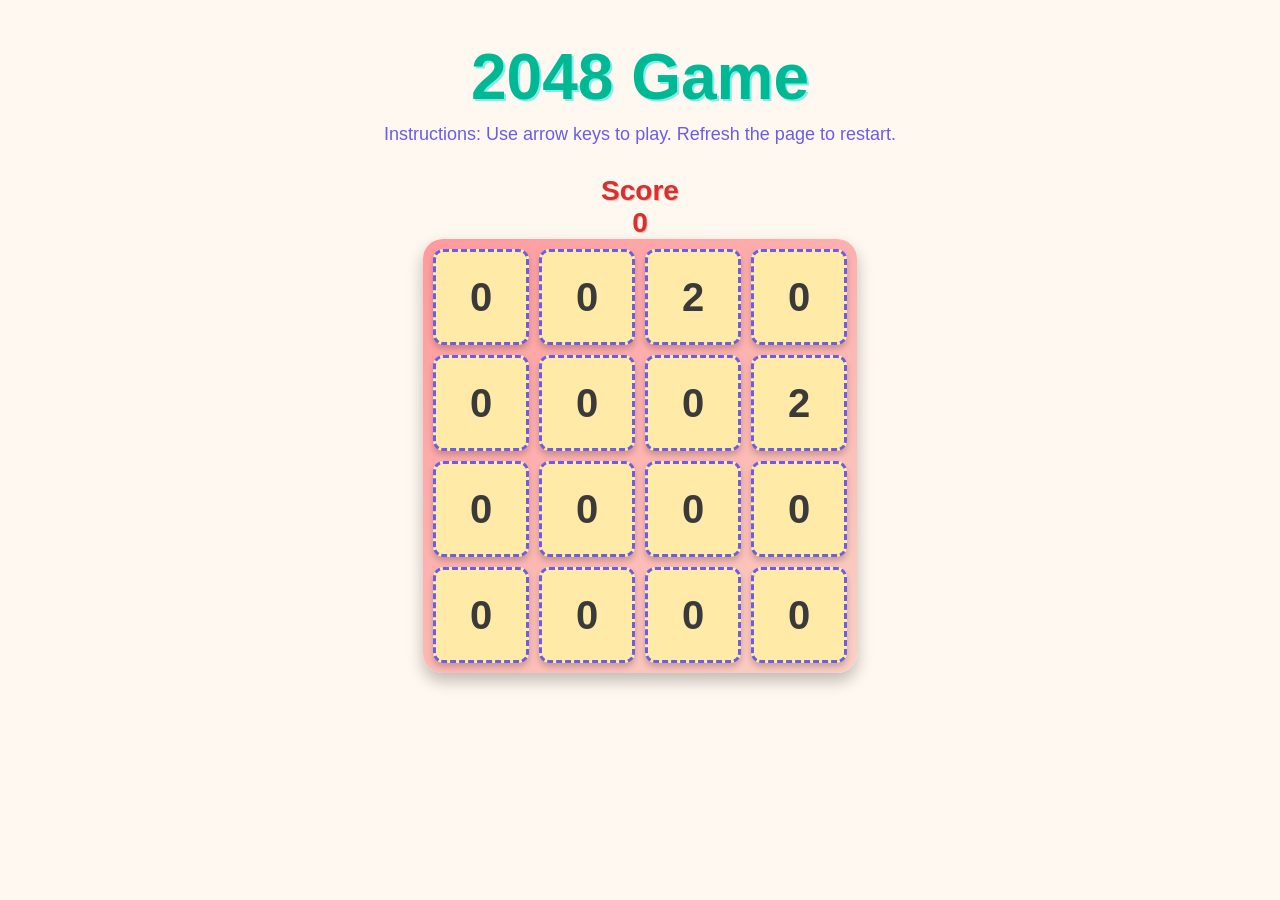
<file: games/2048/index.html>
<!DOCTYPE html>
<html lang="en">
<head>
    <meta charset="UTF-8">
    <meta name="viewport" content="width=device-width, initial-scale=1.0">
    <link rel="stylesheet" href="style.css">
    <script src="script.js" defer></script>
    <title>2048 Game</title>
</head>
<body>
    <div class="header">2048 Game</div>

    <div class="instructions">
        Instructions: Use arrow keys to play. Refresh the page to restart.
    </div>

    <div class="scoreContainer">
        <div class="scoreTitle">Score</div>
        <span id="score">0</span>
    </div>

    <div class="grid"></div>
</body>
</html>
</file>
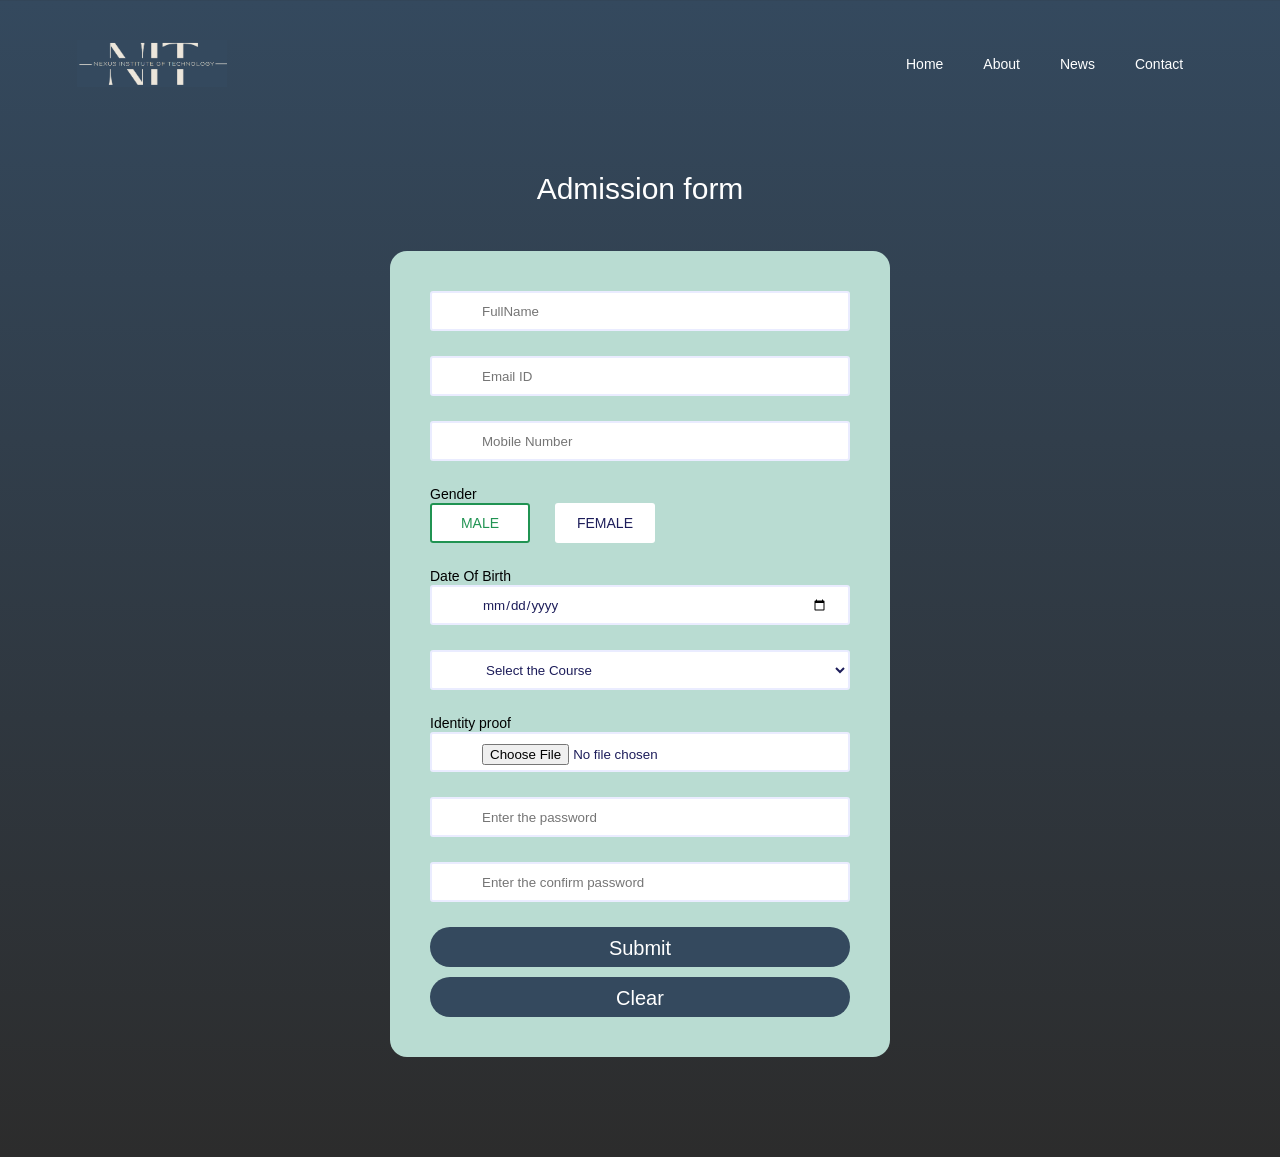
<file: college website proj s2/Apply.html>
<!DOCTYPE html>
<html lang="en">
<head>
  <meta charset="UTF-8">
  <meta http-equiv="X-UA-Compatible" content="IE=edge">
  <meta name="viewport" content="width=device-width, initial-scale=1.0">
  <title>Admission form - NIT</title>
    <link rel="stylesheet" href="apply.css">
</head>
<body>
<header></header>
<nav class="navg">

<img src="logo.png" alt="college building" class="logo">
  <a href="HOME PAGE.html">Home</a>
  <a href="HOME PAGE.html#section1">About</a>
  <a href="HOME PAGE.html#section3">News</a>
  <a href="HOME PAGE.html#section4">Contact</a>
</nav>
	
	<div class="wrapper">
		<div class="r_form_wrap">
			<div class="title">
				<p>Admission form</p>
			</div>
			<div class="r_form">
				<form method="post" action="connect.php" enctype="multipart/form-data" onsubmit="return validateForm()">
					<div class="input_wrap">
						<div class="input_item">
							<input type="text" name="fullname" class="input" id="yourname" placeholder="FullName" required>
						</div>
					</div>
					<div class="input_wrap">
						<div class="input_item">
							<input type="text" name="email" class="input" id="emailaddress" placeholder="Email ID" required>
						</div>
					</div>
					<div class="input_wrap" >
						<div class="input_item" >
							<input type="text" name="phone" class="input" id="phone" placeholder="Mobile Number" required>
						</div>
					</div>
					<div class="input_wrap" >
						<label style="font-family: Verdana, Geneva, Tahoma, sans-serif;">Gender</label>
						<div class="input_radio">
							<div class="input_radio_item">
								<input type="radio" id="male" name="gender" class="radio" value="male" checked>
								<label for="male" class="radio_mark">
								MALE</label>
							</div>
							<div class="input_radio_item">
								<input type="radio" id="female" name="gender" class="radio" value="female">
								<label for="female" class="radio_mark">
									FEMALE</label>
							</div>
						</div>
					</div>
					<div class="input_wrap">
						<label for="dob" style="font-family: Verdana, Geneva, Tahoma, sans-serif;">Date Of Birth</label>
						<div class="input_item">
							<input type="date" name="dob" class="input" id="dob" required>
						</div>
					</div>
					<div class="input_wrap">
						<div class="input_item">
							<select id="course" name="cars" class="input" required>
								<option> Select the Course</option>
								<option> BTech</option>
								<option> BCA</option>
								<option> BA</option>
								<option> BCom</option>
								<option> MCA</option>
								<option> MTech</option>
								<option> MCom</option>
								<option> BSc Physics</option>
								<option> BArch</option>
							</select>
						</div>
					</div>
					<div class="input_wrap">
						<label for="file" style="font-family: Verdana, Geneva, Tahoma, sans-serif;">Identity proof</label>
						<div class="input_item">
							<input type="file" name="file" class="input" id="file" required>
						</div>
					</div>
					<div class="input_wrap">
						<div class="input_item">
							<input type="password" name="password" class="input" id="password" placeholder="Enter the password" required>
						</div>
					</div>
					<div class="input_wrap">
						<div class="input_item">
							<input type="password" name="confirmpassword" class="input" id="confirmpassword" placeholder="Enter the confirm password" required>
						</div>
					</div>
					<input type="submit" class="button" value="Submit">
					<input type="reset" class="clear_ad" value="Clear">
				</form>
			</div>
		</div>
	</div>
	
	</section>
	<div class="none_div">

	</div>
	</body>
	<!-- Javascript for this Web page -->

<script>
function validateForm() {
    let name = document.getElementById('yourname').value;
    let email = document.getElementById('emailaddress').value;
    let phone = document.getElementById('phone').value;
    let dob = document.getElementById('dob').value;
    let course = document.getElementById('course').value;
    let fileInput = document.getElementById('file');
    let password = document.getElementById('password').value;
    let confirmPassword = document.getElementById('confirmpassword').value;
    
    // Name validation
    if (name.trim() === "") {
        alert("Name must be filled out");
        return false;
    }

    // Email validation
    let emailPattern = /^[^\s@]+@[^\s@]+\.[^\s@]+$/;
    if (!emailPattern.test(email)) {
        alert("Please enter a valid email address");
        return false;
    }

    // Phone number validation
    let phonePattern = /^[0-9]{10}$/;
    if (!phonePattern.test(phone)) {
        alert("Please enter a valid 10-digit phone number");
        return false;
    }

    // Date of birth validation
    if (dob === "") {
        alert("Please select a date of birth");
        return false;
    }

    // Course selection validation
    if (course === "select") {
        alert("Please select a course");
        return false;
    }

    // File validation
    let allowedExtensions = /(\.jpg|\.jpeg|\.png|\.pdf)$/i;
    if (!allowedExtensions.exec(fileInput.value)) {
        alert("Please upload a valid file. Only JPG, JPEG, PNG, and PDF formats are allowed.");
        fileInput.value = '';
        return false;
    }

    if (fileInput.files[0].size > 5000000) { // 5 MB limit
        alert("File size must be less than 5 MB");
        fileInput.value = '';
        return false;
    }

    // Password validation
    if (password === "") {
        alert("Password must be filled out");
        return false;
    }

    if (password !== confirmPassword) {
        alert("Passwords do not match");
        return false;
    }

    // If all validations pass, redirect to thankyou.html
    window.location.href = "thanks.html";
    return false;  // This prevents the default form submission and lets us redirect
}
</script>




</html>
</file>
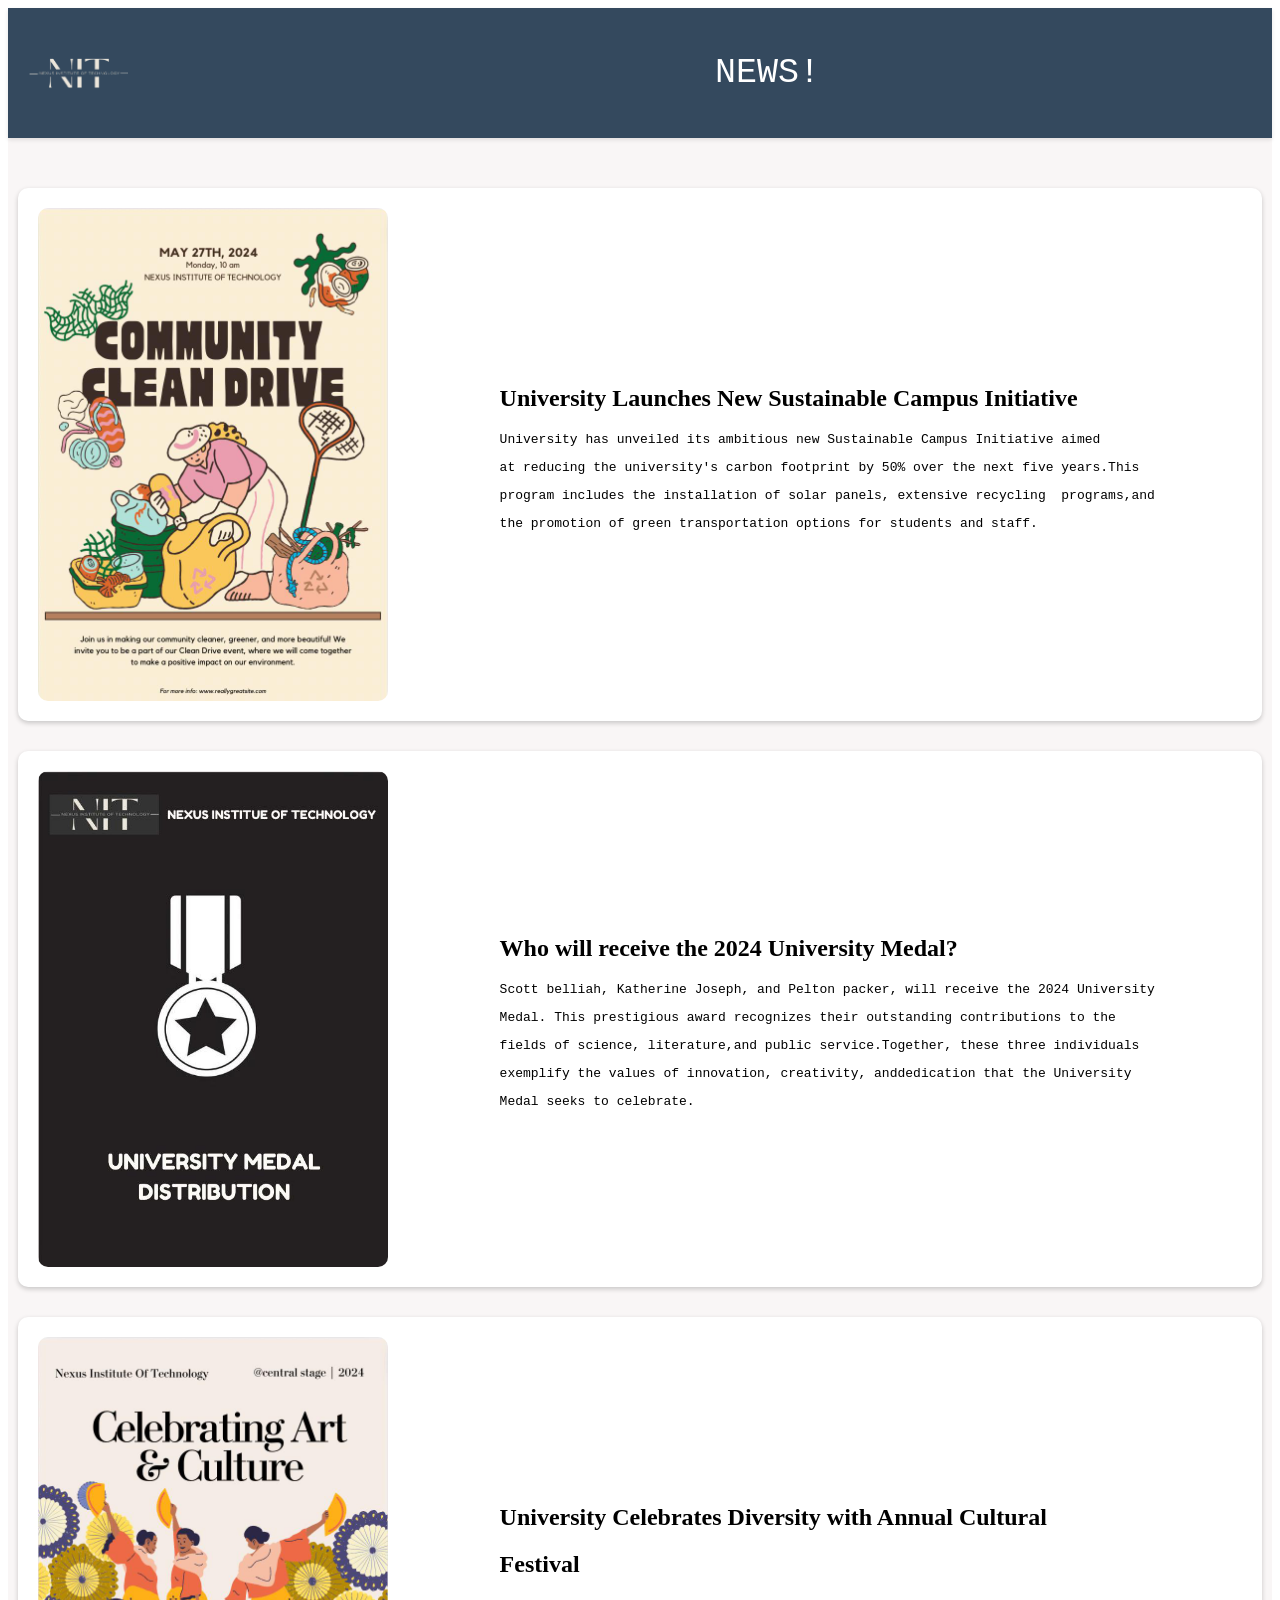
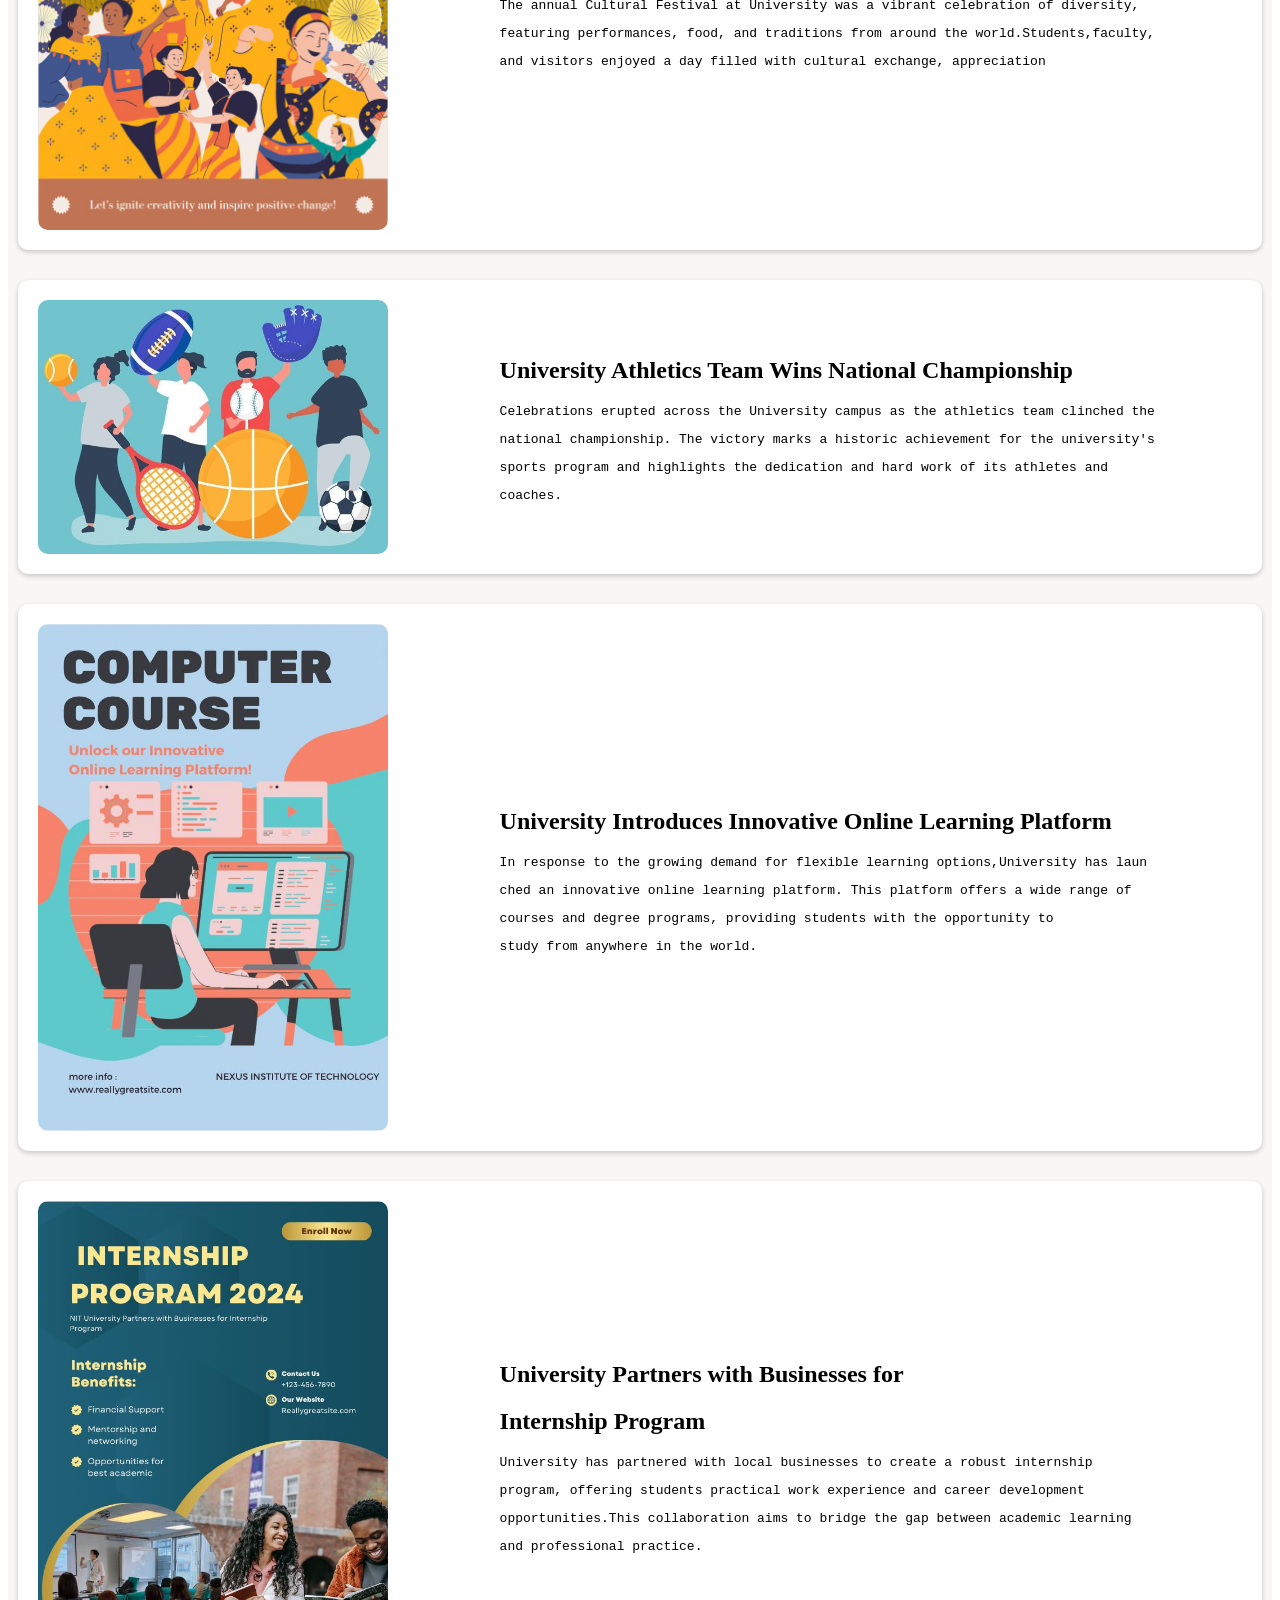
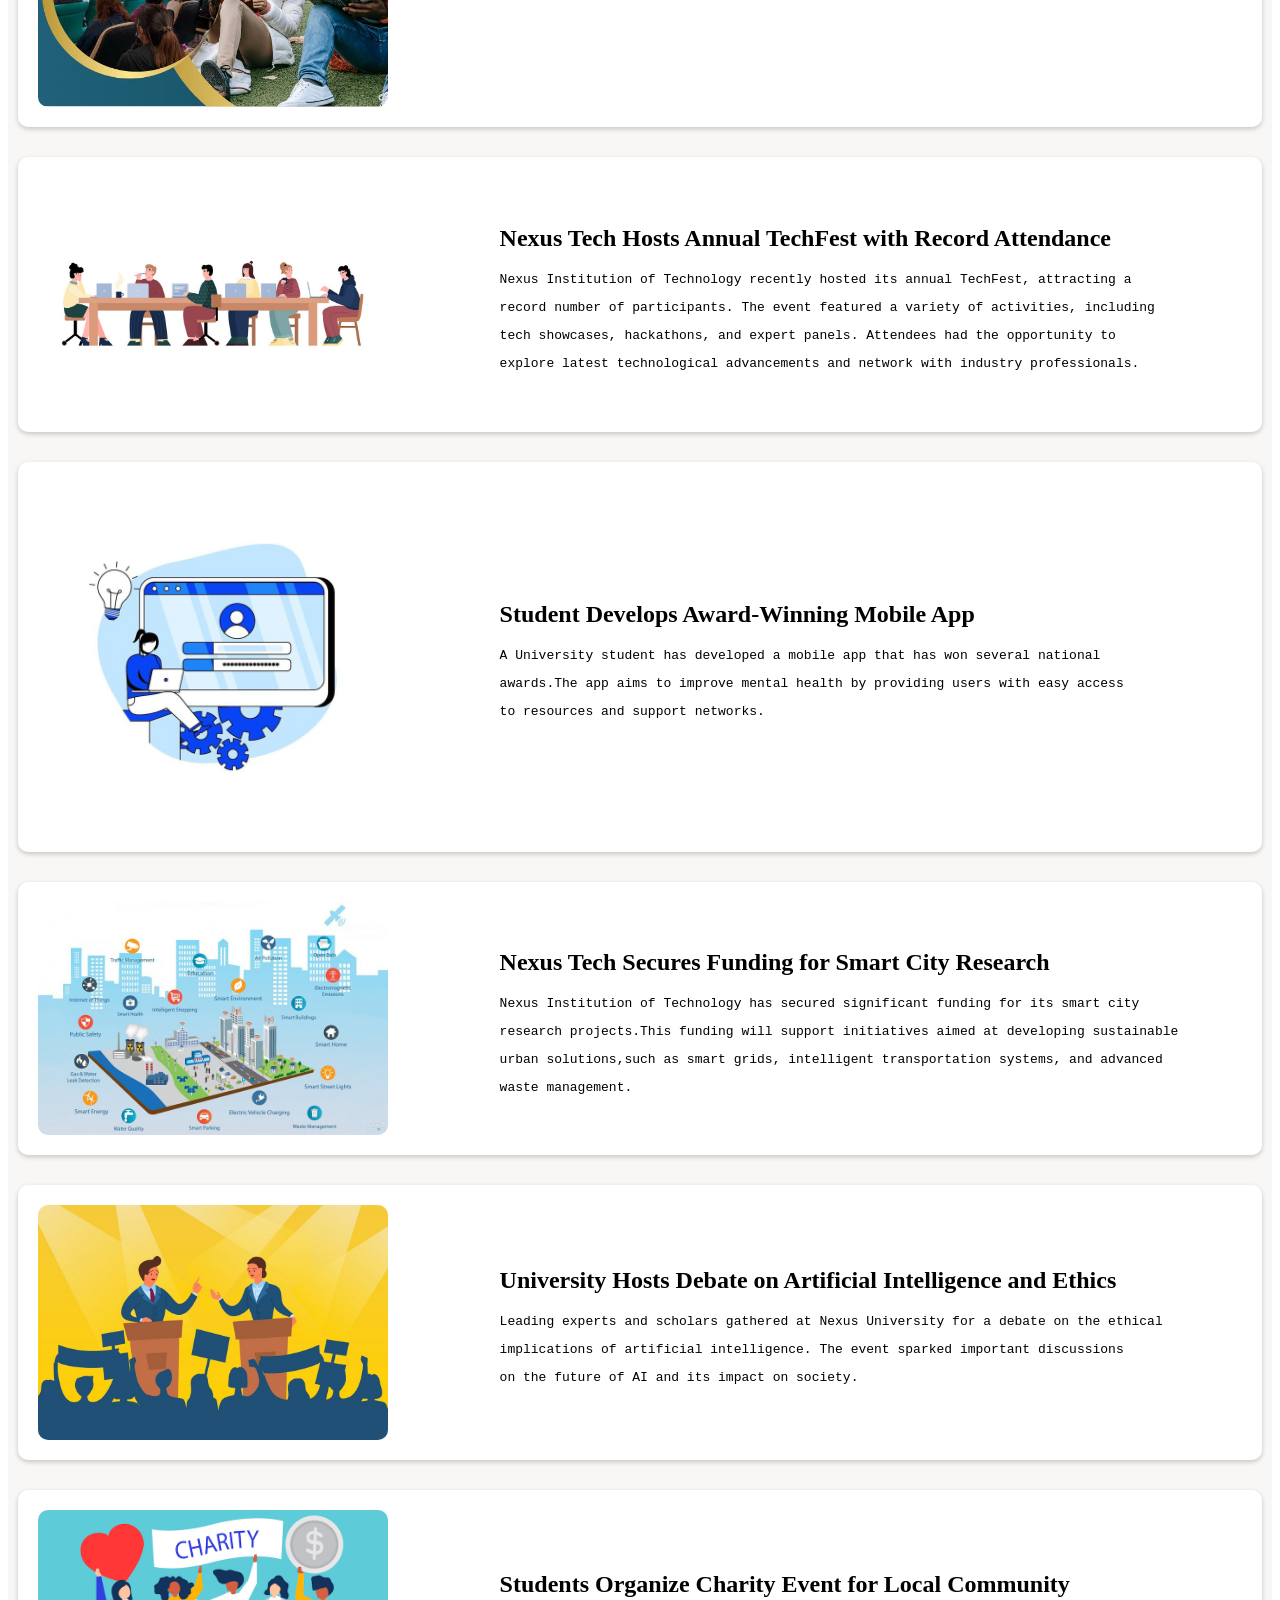
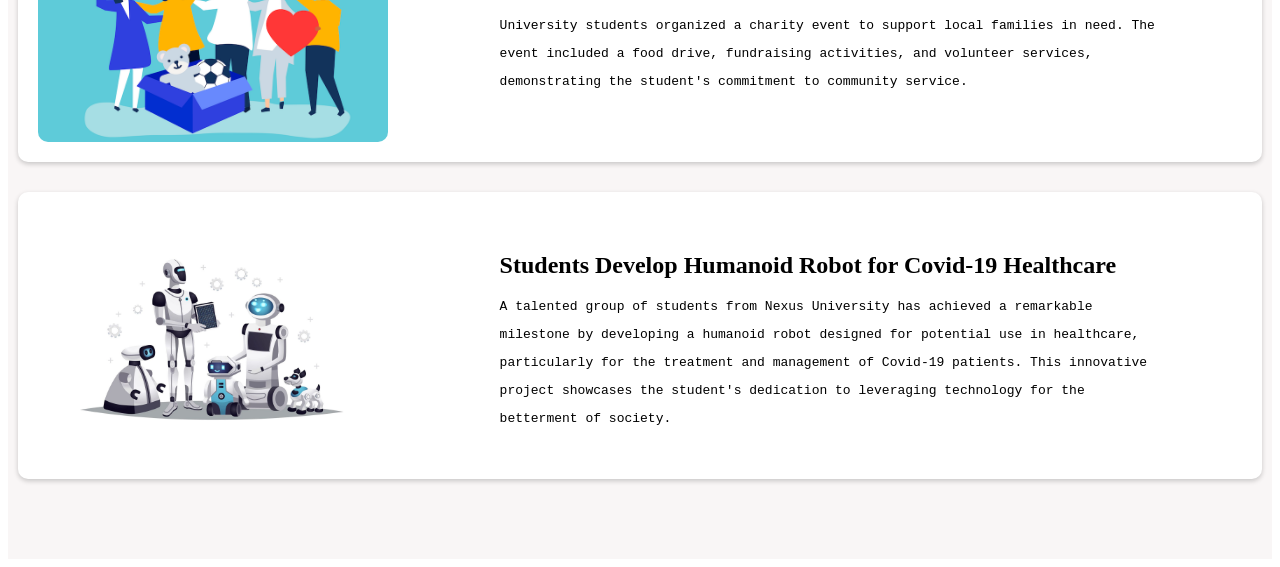
<file: college website proj s2/explore.html>
<!DOCTYPE html>
<html lang="en">
<head>
    <meta charset="UTF-8">
    <meta name="viewport" content="width=device-width, initial-scale=1.0">
    <title>Explore</title>
    <style>
        .navg {
            position: sticky;
            top: 0;
            z-index: 1000;
            transition: top 0.2s ease;
            background-color: #34495e;
            padding: 10px 20px;
            box-shadow: 0 2px 4px rgba(0, 0, 0, 0.1);
            display: flex;
            align-items: center;
            justify-content: start;
        }
        .navg pre {
            color: white;
            margin-left: 20px; /* Space between logo and title */
            
        }
        .navg img {
            width: 100px; /* Smaller logo */
        }
        #section-3 {
            background-color: #f9f6f6;
            padding: 50px 10px;
        }
        .item{
            display: flex;
            align-items: center;
            justify-content: space-between;
            margin-bottom: 30px;
            background-color: #ffffff;
            padding: 20px;
            border-radius: 10px;
            box-shadow: 0 2px 5px rgba(0, 0, 0, 0.2);
        }
        .item img {
            width: 100%; /* Responsive image size */
            max-width: 350px; /* Maximum size */
            height: auto;
            border-radius: 10px;
        }
        .text {
            width: 60%; /* Text takes more space*/ 
            padding: 20px;
        }
        
    </style>
</head>
<body>
    <nav class="navg">
        <img src="logo.png" alt="Logo" class="logo">
    <pre style="font-size: 35px;">                           NEWS!</pre>
    </nav>
    <section id="section-3">
        <div class="item">
            <img src="cleanup.jpeg">
            <div class="text">
                <h2>University Launches New Sustainable Campus Initiative</h2>
                <pre>University has unveiled its ambitious new Sustainable Campus Initiative aimed</pre>
                <pre>at reducing the university's carbon footprint by 50% over the next five years.This</pre>
                <pre>program includes the installation of solar panels, extensive recycling  programs,and </pre>
                <pre>the promotion of green transportation options for students and staff.</pre>
            </div>
        </div>
         <div class="item">
        <img src="medall.jpeg">
        <div class="text">
            <h2>Who will receive the 2024 University Medal?</h2>
                <pre>Scott belliah, Katherine Joseph, and Pelton packer, will receive the 2024 University</pre>
                <pre>Medal. This prestigious award recognizes their outstanding contributions to the</pre>
                <pre>fields of science, literature,and public service.Together, these three individuals</pre>
                <pre>exemplify the values of innovation, creativity, anddedication that the University</pre>
                <pre>Medal seeks to celebrate.</pre>
        </div>
    </div>
    <div class="item">
        <img src="culture.jpeg">
    <div class="text">
        <h2>University Celebrates Diversity with Annual Cultural</h2>
        <h2>Festival</h2>
        <pre>The annual Cultural Festival at University was a vibrant celebration of diversity,</pre>
        <pre>featuring performances, food, and traditions from around the world.Students,faculty,</pre>
        <pre>and visitors enjoyed a day filled with cultural exchange, appreciation</pre>
    </div>
</div>
<div class="item">
    <img src="athlete.jpeg">
    <div class="text">
        <h2>University Athletics Team Wins National Championship</h2>
        <pre>Celebrations erupted across the University campus as the athletics team clinched the</pre>
        <pre>national championship. The victory marks a historic achievement for the university's</pre>
        <pre>sports program and highlights the dedication and hard work of its athletes and</pre>
        <pre>coaches.</pre>
    </div>
</div>
<div class="item">
    <img src="onlineclass.jpeg">
    <div class="text">
        <h2>University Introduces Innovative Online Learning Platform</h2>
        <pre>In response to the growing demand for flexible learning options,University has laun</pre>
        <pre>ched an innovative online learning platform. This platform offers a wide range of </pre>
        <pre>courses and degree programs, providing students with the opportunity to</pre>
        <pre>study from anywhere in the world.</pre>
    </div>
</div>
<div class="item">
    <img src="internship.jpeg">
    <div class="text">
        <h2>University Partners with Businesses for</h2>
        <h2>Internship Program</h2>
        <pre>University has partnered with local businesses to create a robust internship </pre>
        <pre>program, offering students practical work experience and career development </pre>
        <pre>opportunities.This collaboration aims to bridge the gap between academic learning </pre>
        <pre>and professional practice.</pre>
    </div>
</div>
<div class="item">
    <img src="techfest.jpg">
    <div class="text">
        <h2>Nexus Tech Hosts Annual TechFest with Record Attendance</h2>
        <pre>Nexus Institution of Technology recently hosted its annual TechFest, attracting a</pre> 
        <pre>record number of participants. The event featured a variety of activities, including</pre>
        <pre>tech showcases, hackathons, and expert panels. Attendees had the opportunity to</pre>
        <pre>explore latest technological advancements and network with industry professionals.</pre>
    </div>
</div>
<div class="item">
    <img src="mobileapp">
    <div class="text">
        <h2>Student Develops Award-Winning Mobile App</h2>
        <pre>A University student has developed a mobile app that has won several national</pre>
        <pre>awards.The app aims to improve mental health by providing users with easy access</pre>
        <pre>to resources and support networks.</pre>
    </div>
</div>
<div class="item">
    <img src="smartcities.jpg">
    <div class="text">
        <h2>Nexus Tech Secures Funding for Smart City Research</h2>
        <pre>Nexus Institution of Technology has secured significant funding for its smart city</pre> 
        <pre>research projects.This funding will support initiatives aimed at developing sustainable</pre>
        <pre>urban solutions,such as smart grids, intelligent transportation systems, and advanced </pre>
        <pre>waste management.</pre>
    </div>
</div>
<div class="item">
    <img src="debate.jpg">
    <div class="text">
        <h2>University Hosts Debate on Artificial Intelligence and Ethics</h2>
        <pre>Leading experts and scholars gathered at Nexus University for a debate on the ethical</pre>
        <pre>implications of artificial intelligence. The event sparked important discussions</pre>
        <pre>on the future of AI and its impact on society.</pre>
    </div>
</div>
<div class="item">
    <img src="charity.png">
    <div class="text">
        <h2>Students Organize Charity Event for Local Community</h2>
        <pre>University students organized a charity event to support local families in need. The</pre>
        <pre>event included a food drive, fundraising activities, and volunteer services,</pre>
        <pre>demonstrating the student's commitment to community service.</pre>
    </div>
</div>
<div class="item">
    <img src="robot.jpg">
    <div class="text">
        <h2>Students Develop Humanoid Robot for Covid-19 Healthcare</h2>
        <pre>A talented group of students from Nexus University has achieved a remarkable  </pre>
        <pre>milestone by developing a humanoid robot designed for potential use in healthcare, </pre>
        <pre>particularly for the treatment and management of Covid-19 patients. This innovative</pre>
        <pre>project showcases the student's dedication to leveraging technology for the</pre>
        <pre>betterment of society.</pre>
    </div>
</div>
    </section>
</body>
</html>
</file>
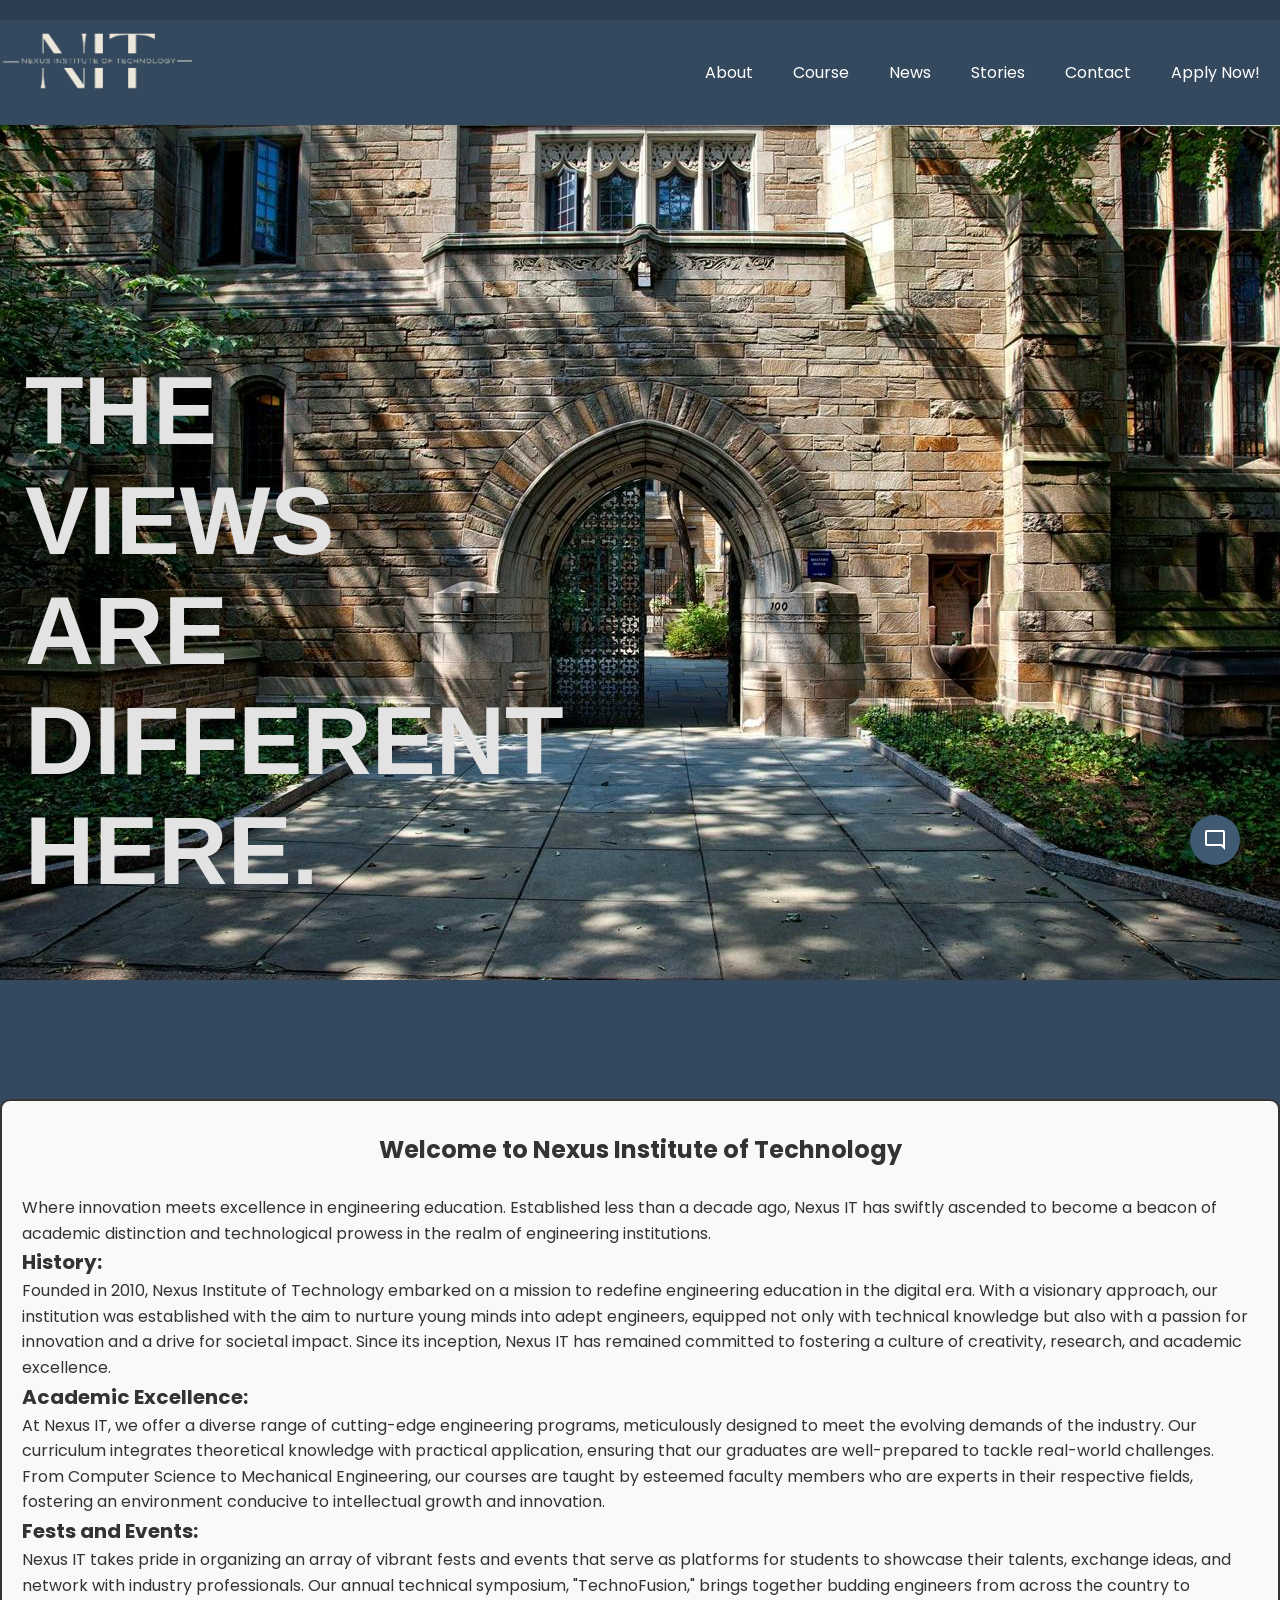
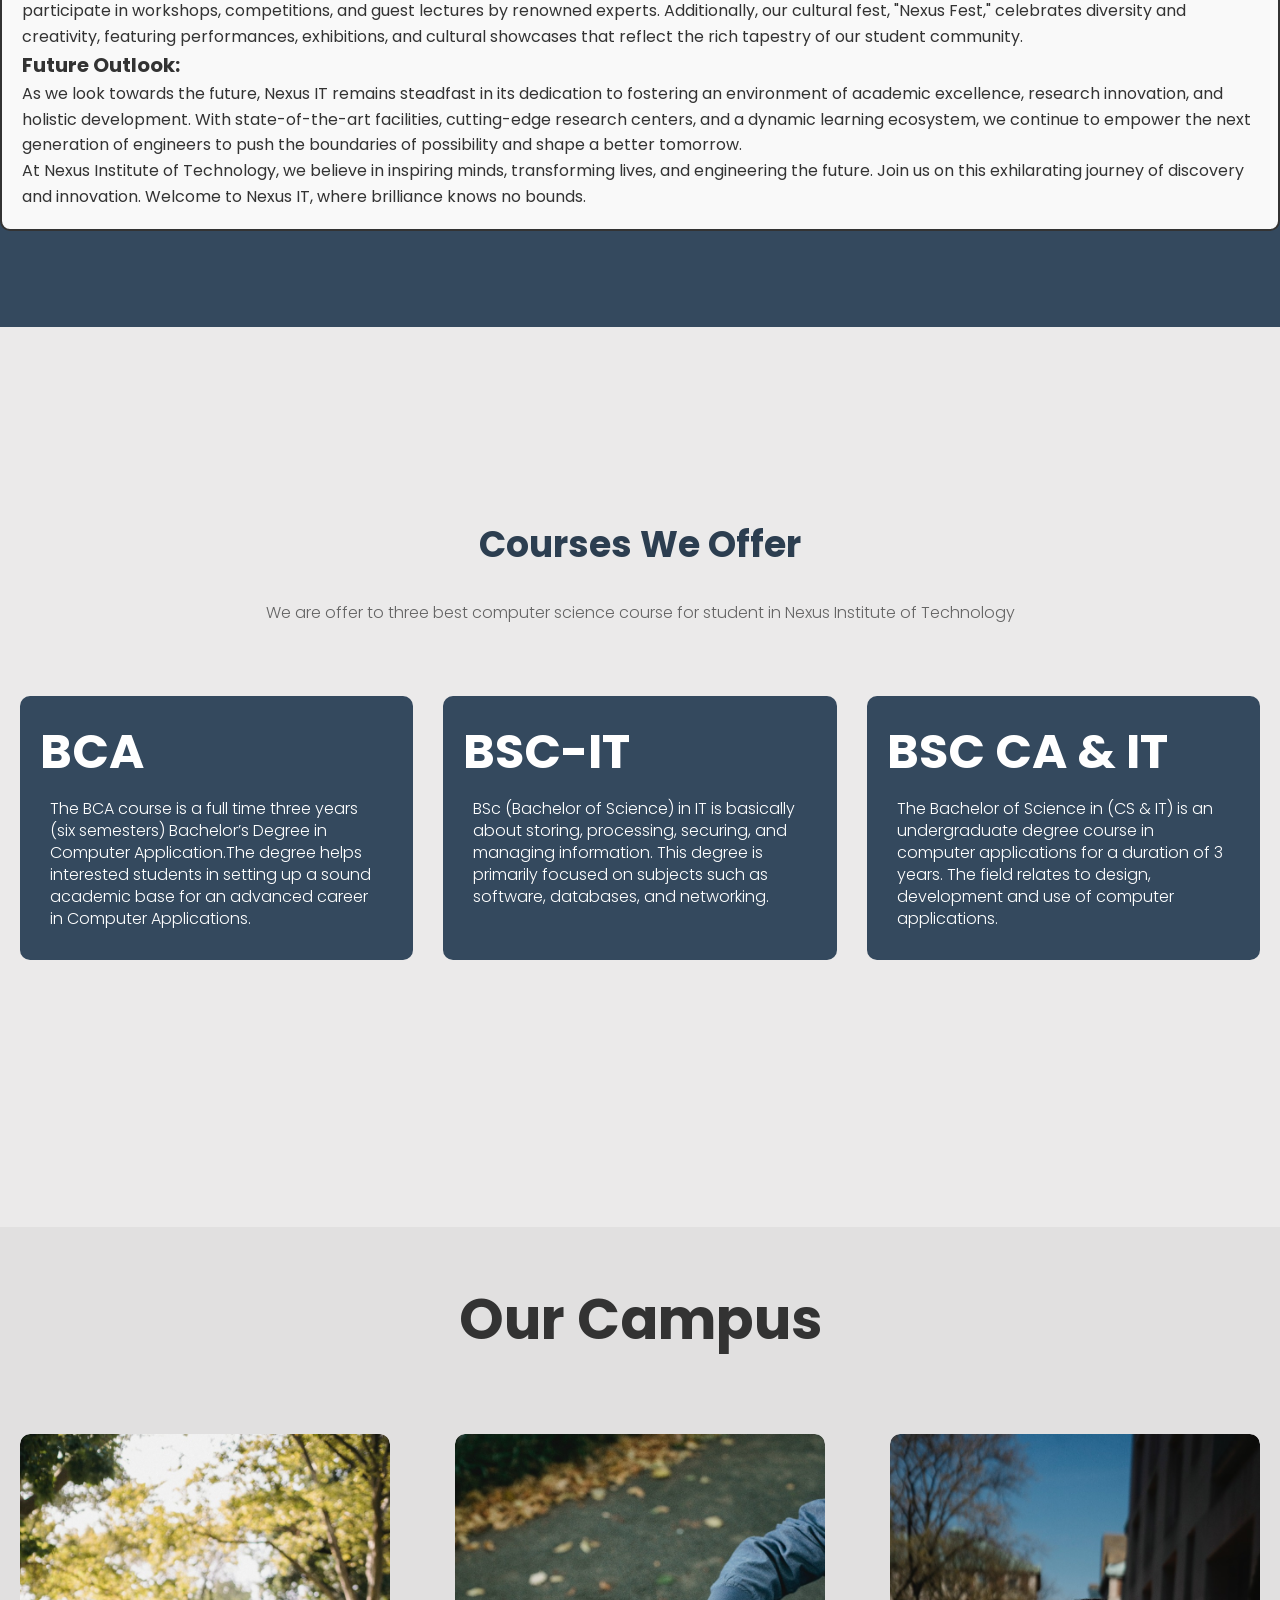
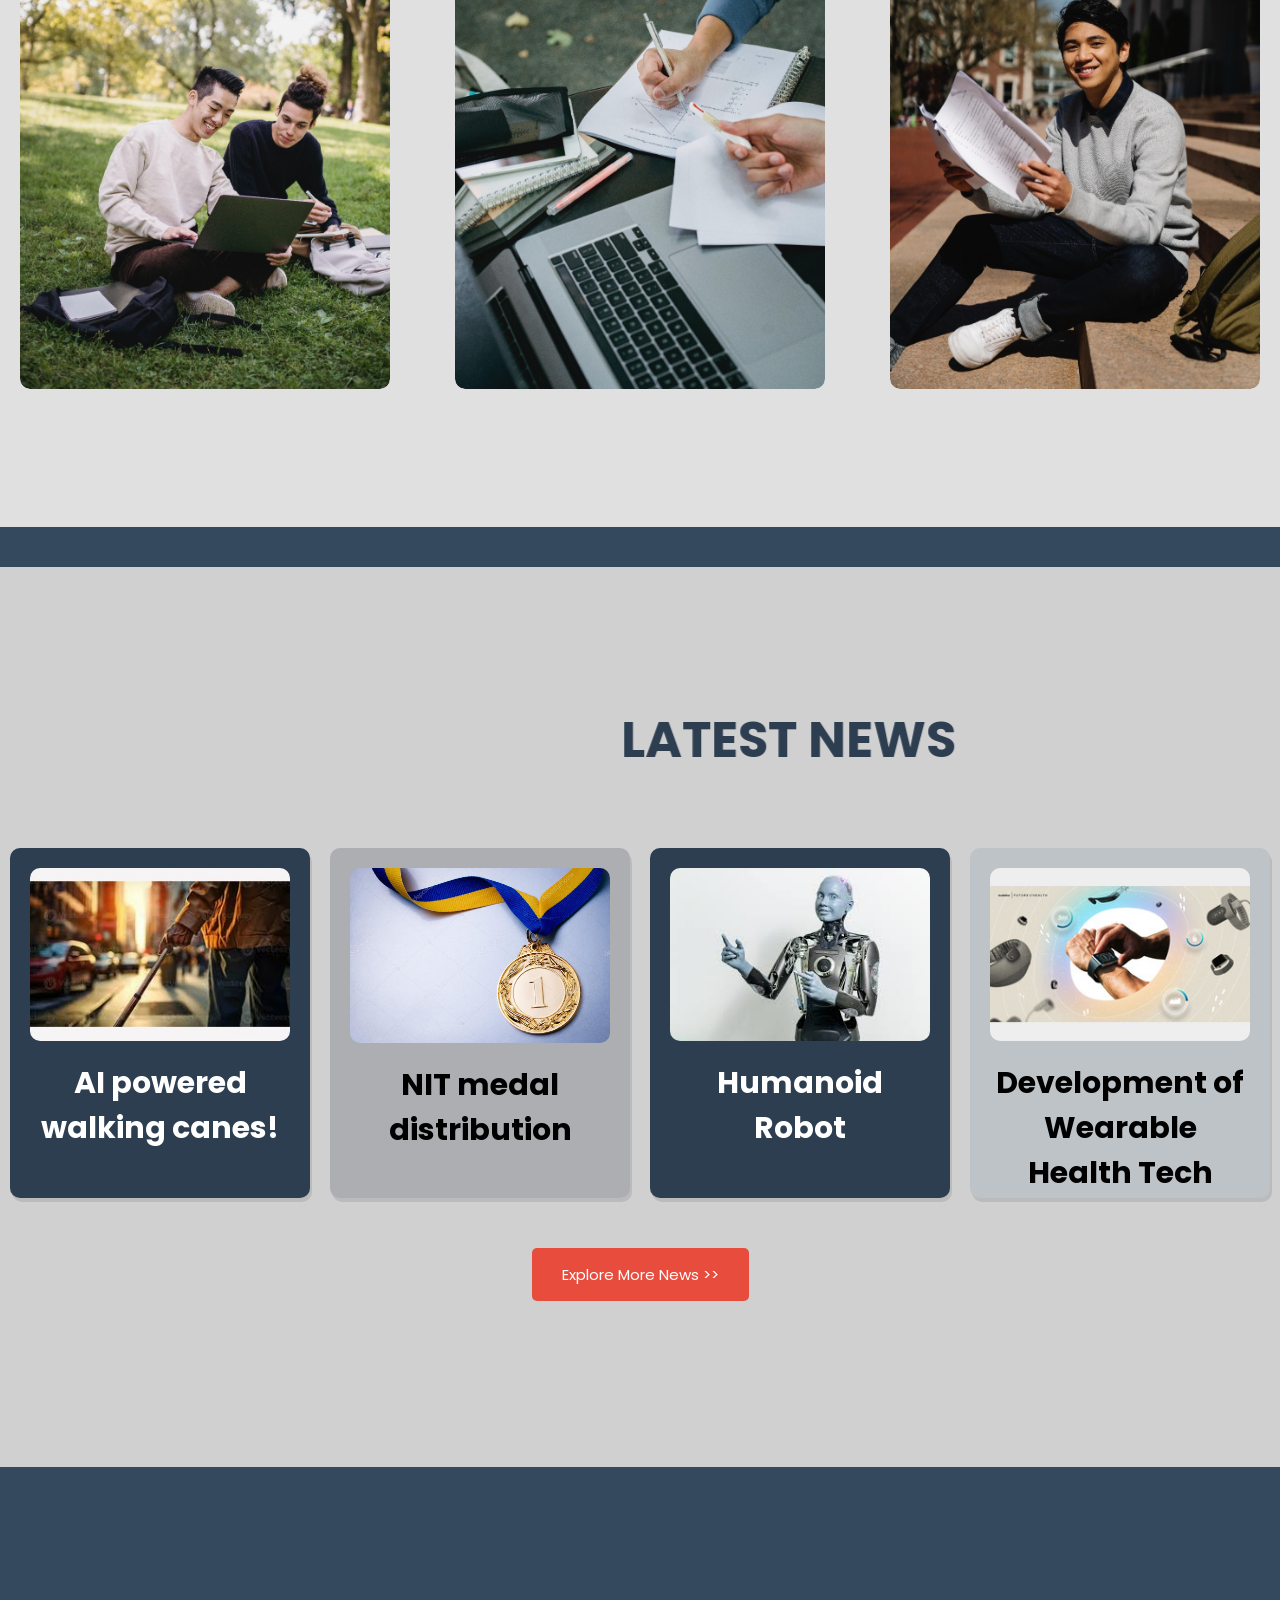
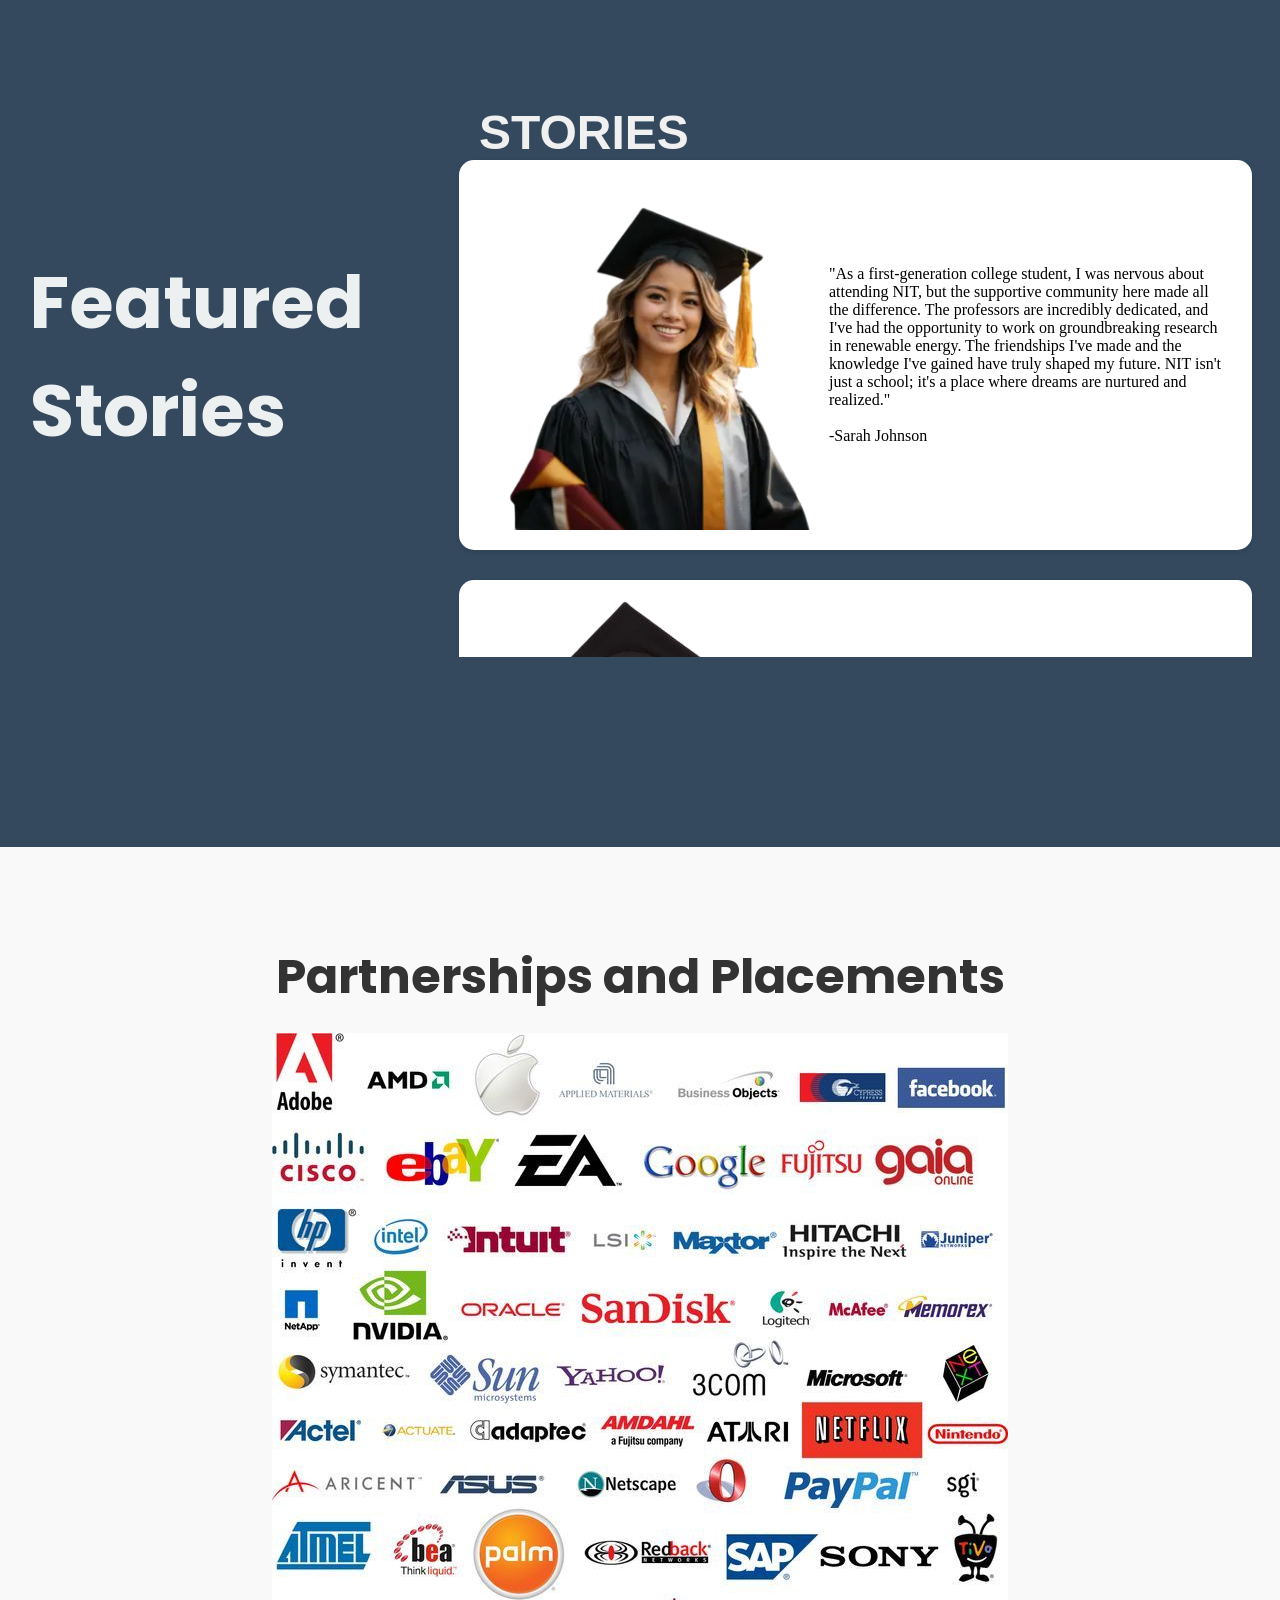
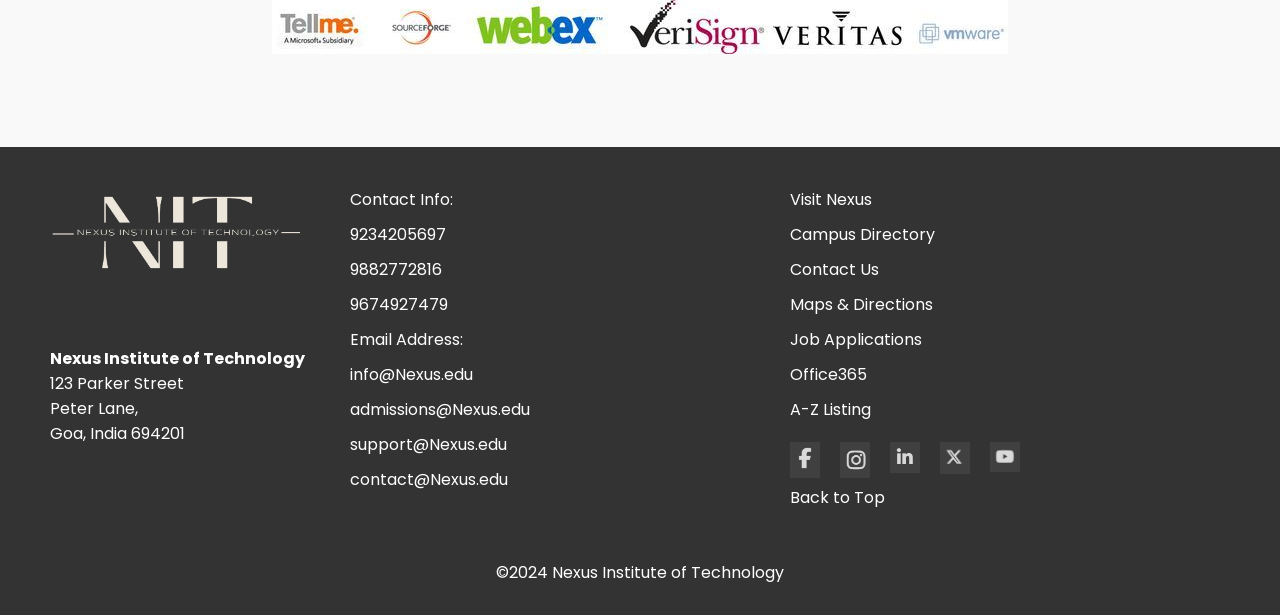
<file: college website proj s2/HOME PAGE.html>
<!DOCTYPE html>
<html lang="en">
<head>
<meta charset="UTF-8">
<meta name="viewport" content="width=device-width, initial-scale=1.0">
<title>Nexus Home</title>
<link rel="stylesheet" href="bot-css.css">
<link rel="stylesheet" href="https://fonts.googleapis.com/css2?family=Material+Symbols+Outlined:opsz,wght,FILL,GRAD@48,400,0,0"/>
<script src="bot-js.js" defer></script>
<link rel="stylesheet" href="footer.css">
<style>
  body {
    font-family: 'Poppins', sans-serif;
    margin: 0;
    padding: 0;
    background-color:#34495e;
    color: #333;
    scroll-behavior: smooth;
  }
  header {
    background-color: #2c3e50;
    padding: 10px 0;
    text-align: center;
    color: white;
    box-shadow: 0 4px 6px rgba(0, 0, 0, 0.1);
    top: 0;
    transition: transform 0.3s ease;
  }
  .navg {
    position: sticky;
    top: 0;
    z-index: 1000;
    transition: top 0.2s ease;
    background-color: #34495e;
    padding: 10px 0;
    box-shadow: 0 2px 4px rgba(0, 0, 0, 0.1);
    display: flex;
    justify-content: flex-start;
  }
  .navg a {
    color: white;
    text-decoration: none;
    margin: 20px 10px;
    padding: 10px;
  }
  .navg img {
    margin-right: auto;
  }
  nav.navg a:hover {
    text-decoration: underline;
  }
  section {
    height: 100vh;
    justify-content: center;
    align-items: center;
    font-size: 3em;
    margin-top: 40px;
  }
  .main {
    object-fit: cover;
    width: 100%;
    height: 100%;
    position: relative;
  }
  .logo {
    width: 15%;
    height: 10%;
    object-fit: contain;
  }
  #section1 {
    background-color:#34495e;
  }
  #section2 {
    background-color: #34495e;
  }
  #section3 {
    background-color: #d0d0d0;
  }
  #section4 {
    background-color: #34495e;
  }
  #section5 {
    background-color: #34495e;
  }
  #section6 {
    background-color: #d0d0d0;
  }

  .overlay-container {
    position: absolute;
    top: 25%;
    left: -600px;
    background-color: rgba(209, 209, 209, 0);
    width: 550px;
    padding: 15px;
    border-radius: 8px;
    text-align: left;
    color: rgb(227, 227, 227);
    animation: slideFromLeft 1s ease forwards;
  }

  @keyframes slideFromLeft {
    0% {
      left: -600px;
    }
    100% {
      left: 10px;
    }
  }
  footer {
    background-color: #333;
    color: white;
    padding: 20px 0;
    text-align: left;
  }
  .footer-content {
    display: flex;
    justify-content: space-between;
    padding: 20px 50px;
  }
  .footer-left,
  .footer-center,
  .footer-right {
    flex: 1;
  }
  .footer-left img {
    width: 250px;
    height: auto;
    margin-bottom: 10px;
  }
  .footer-left address,
  .footer-center ul,
  .footer-right ul {
    margin: 0;
    padding: 0;
    list-style: none;
  }
  .footer-center ul li,
  .footer-right ul li {
    margin-bottom: 10px;
  }
  .footer-right .social-media-icons {
    display: flex;
    gap: 10px;
  }
  .footer-right .social-media-icons a img {
    width: 30px;
    height: auto;
  }
  .footer-bottom {
    background-color: #333;
    text-align: center;
    padding: 10px 0;
    margin-top: 20px;
  }
     h1{
    text-align: left;
    font-family: 'Poppins', sans-serif;
    padding: 20px;
    border-radius: 15px;
    font-size: 20px;
    color: #2c3e50;
    font-size: 400%;
}
#news{
    width: 80%;
    margin: auto;
    text-align: center;
    padding-top: 50px;
}

.scroll-container {
    display: flex;
    overflow-x: auto;
    scroll-behavior: smooth;
    padding: 20px;
    border: none;
}

.scroll-item {
    display: inline-block;
    width: 300px;
    height: 350px;
    margin-right: 10px;
    border-radius: 10px;
    background-color: rgb(195, 220, 247);
    padding: 8px;
    text-align: center;
}

.scroll-item img {
    width: 100%;
    height: auto;
    border-radius: 10px;
}

.row {
    display: flex;
    flex-wrap: nowrap;
}

.explore-button {
    padding: 15px 20px;
    background-color:  #7b9dcc;
    color: white;
    border: none;
    cursor: pointer;
    font-size: 20px;
    border-radius: 10px;
    margin-top: 20px;
    margin-bottom: 50px;
}
.explore-button:hover{
    background-color:  #3178db;
    transition: 0.5s;
}

.scroll-button {
    cursor: pointer;
    padding: 10px;
    background-color:#222b35;
    color: black;
    border: none;
    border-radius: 50%;
    font-size: 18px;
    position: absolute;
    top: 50%;
    transform: translateY(-50%);
}

.left .scroll-button {
    left: 10px;
}

.right .scroll-button {
    right: 10px;
}
.scroll-container::-webkit-scrollbar {
    display: none;
}

#stories{
    width: 100%;
    background-image: url('background.jpg');
    background-size: cover; 
    background-repeat: no-repeat; 
    background-attachment: fixed;
    font-family: 'Times New Roman', Times, serif;
}

.text-1{
    position: relative;
    top: 20px;
    right: 50px;
    background-color: rgba(109, 154, 215, 0.7); 
    padding: 20px;
    border-radius: 5px;
    max-width: 53%;
    margin-left: 270px;
    margin-top: 10px;
    font-size: 15px;
}
.text-2{
    position: relative;
    top: 20px;
    left: 20px;
    background-color: rgba(70, 133, 243, 0.7); 
    padding: 20px;
    border-radius: 5px;
    max-width: 800px;
    height: 180px;
    text-align: left;
    margin-left: 400px;
    margin-top: 10px;
    font-size: 15px;
}
.names{
    text-align: right;
    font-family: 'Times New Roman', Times, serif;
}

/*news CSS*/
.news{
    display: flex;
    flex-direction: column;
    align-items: center;
    padding: 40px 20px;
    background-color: #ecf0f1;
    color: #333;
    height: 100vh;
  }
  .news h1{
    font-size: 50px;
    margin-bottom: 20px;
  }
  .scroll-item{
    min-width: 300px;
    height: 350px;
    background-color: #bdc3c7;
    margin:10px;
    border-radius:10px;
    padding:20px;
    box-shadow:2px 4px rgba(0, 0, 0, 0.1);
    transition: transform 0.3s;
  }
  .scroll-item:hover {
    transform: scale(1.05);
  }
  .explore-button {
    padding: 15px 30px;
    background-color: #e74c3c;
    color: white;
    border: none;
    cursor: pointer;
    font-size: 15px;
    border-radius: 5px;
    transition: background-color 0.3s;
    margin-top: 20px;
  }
  .explore-button:hover {
    background-color: #c0392b;
  }
  .course {
    width: 100%;
    margin: auto;
    text-align: center;
    padding: 50px 20px;
    padding-top: 170px;
    background-color: rgb(235, 234, 234);
}

.course h1 {
    font-size: 36px;
    font-weight: 300;
    text-align: center;
}

.course p {
    color: #656565;
    font-size: 16px;
    font-weight: 300;
    line-height: 22px;
    padding: 10px;
}

.course .row {
    margin-top: 5%;
    display: flex;
    justify-content: space-between;
    flex-wrap: wrap;
}

.course .course-col {
    flex-basis: calc(33.333% - 20px); /* Adjust for margin */
    background: #34495e;
    border-radius: 10px;
    margin-bottom: 20px;
    padding: 20px;
    box-sizing: border-box;
    transition: 0.5s;
    text-align: left;
}

.course h3 {
    text-align: center;
    font-weight: 600;
    margin: 10px 0;
}

.course-col:hover {
    box-shadow: 10px 10px 24px 0 rgba(0, 0, 0, 0.4);
}

.campus {
    width: 100%;
    margin: auto;
    text-align: center;
    padding: 50px 20px;
    background-color: rgb(225, 224, 224);
    align-items: center;
}

.campus .row {
    display: flex;
    justify-content: space-between;
    flex-wrap: wrap;
}

.campus .campus-col {
    max-width: 370px; 
    border-radius: 10px;
    margin-bottom: 30px;
    overflow: hidden;
    transition: transform 0.3s ease-in-out;
    align-items: center;
}

.campus .campus-col img {
    width: 100%;
    display: block;
    border-radius: 10px;
}

.campus .campus-col:hover {
    transform: scale(1.05);
}

.campus .layer {
    background: transparent;
    height: 100%;
    width: 100%;
    position: absolute;
    top: 0;
    left: 0;
    display: flex;
    justify-content: center;
    align-items: center;
    opacity: 0;
    transition: opacity 0.5s;background:0.5;
}

.campus-col:hover .layer {
    background: #5481ae81;
    opacity: 1;
}

.campus .layer h6 {
    margin: 0;
    color: white;
    font-size: 1.5rem;
    text-shadow: 1px 1px 3px rgba(0, 0, 0, 0.7);
}

#section6 {
            display: flex;
            flex-direction: column;
            align-items: center;
            text-align: center;
            padding: 20px;
            background-color: #f9f9f9;
        }
#section6 img {
            max-width: 100%;
            height: auto;
            margin-top: 20px;
        }
</style>
</head>
<body>
<header></header>
<nav class="navg">
  <img src="logo.png" alt="logo" class="logo">
  <a href="#section1">About</a>
  <a href="#course_call">Course</a>
  <a href="#section3">News</a>
  <a href="#section4">Stories</a>
  <a href="#footer">Contact</a>
  <a href="Apply.html">Apply Now!</a>
</nav>
<div style="position:relative;">
  <img src="college.jpg" alt="college building" class="main">
  <div class="overlay-container">
   <p style="font-family:'Franklin Gothic Medium', 'Arial Narrow', Arial, sans-serif; font-size: 600%; font-weight: bold;">THE VIEWS ARE DIFFERENT HERE.</p>
  </div>
</div>
<button class="chatbot-toggler">
  <span class="material-symbols-outlined"> mode_comment </span>
  <span class="material-symbols-outlined"> close </span>
</button>
<div class="Chatbot">
  <header>
    <h2> NEXUS AI </h2>
    <span class="material-symbols-outlined"> close </span>
  </header>
  <ul class="chatbox">
    <li class="chat incoming">
      <span class="material-symbols-outlined"> smart_toy </span>
      <p> Hello there! 👋<br> How can I help you? 😊 </p>
    </li>
  </ul>
  <div class="chat-input">
    <textarea placeholder="Enter a message..." required></textarea>
    <span id="send-btn" class="material-symbols-outlined"> send </span>  
  </div>
</div>
<section id="section1">
  <br>
  <div style="max-width: 1300px; margin: 0 auto; padding: 20px; border: 2px solid #333; border-radius: 10px; background-color: #f9f9f9; font-family: Arial, sans-serif; font-size: 16px; line-height: 1.6; padding-top: 30px;">

      <h2 style="color: #333; text-align: center; font-size: 24px;">Welcome to Nexus Institute of Technology</h2>
      <br>
      <p style="font-size: 16px;">Where innovation meets excellence in engineering education. Established less than a decade ago, Nexus IT has swiftly ascended to become a beacon of academic distinction and technological prowess in the realm of engineering institutions.</p>
  
      <h3 style="color: #333; font-size: 20px;">History:</h3>
      <p style="font-size: 16px;">Founded in 2010, Nexus Institute of Technology embarked on a mission to redefine engineering education in the digital era. With a visionary approach, our institution was established with the aim to nurture young minds into adept engineers, equipped not only with technical knowledge but also with a passion for innovation and a drive for societal impact. Since its inception, Nexus IT has remained committed to fostering a culture of creativity, research, and academic excellence.</p>
  
      <h3 style="color: #333; font-size: 20px;">Academic Excellence:</h3>
      <p style="font-size: 16px;">At Nexus IT, we offer a diverse range of cutting-edge engineering programs, meticulously designed to meet the evolving demands of the industry. Our curriculum integrates theoretical knowledge with practical application, ensuring that our graduates are well-prepared to tackle real-world challenges. From Computer Science to Mechanical Engineering, our courses are taught by esteemed faculty members who are experts in their respective fields, fostering an environment conducive to intellectual growth and innovation.</p>
  
      <h3 style="color: #333; font-size: 20px;">Fests and Events:</h3>
      <p style="font-size: 16px;">Nexus IT takes pride in organizing an array of vibrant fests and events that serve as platforms for students to showcase their talents, exchange ideas, and network with industry professionals. Our annual technical symposium, "TechnoFusion," brings together budding engineers from across the country to participate in workshops, competitions, and guest lectures by renowned experts. Additionally, our cultural fest, "Nexus Fest," celebrates diversity and creativity, featuring performances, exhibitions, and cultural showcases that reflect the rich tapestry of our student community.</p>
  
      <h3 style="color: #333; font-size: 20px;">Future Outlook:</h3>
      <p style="font-size: 16px;">As we look towards the future, Nexus IT remains steadfast in its dedication to fostering an environment of academic excellence, research innovation, and holistic development. With state-of-the-art facilities, cutting-edge research centers, and a dynamic learning ecosystem, we continue to empower the next generation of engineers to push the boundaries of possibility and shape a better tomorrow.</p>
  
      <p style="font-size: 16px;">At Nexus Institute of Technology, we believe in inspiring minds, transforming lives, and engineering the future. Join us on this exhilarating journey of discovery and innovation. Welcome to Nexus IT, where brilliance knows no bounds.</p>
  </div>
</section>
<section class="course" id="course_call">
  <h1><b>Courses We Offer</b></h1>
  <p>We are offer to three best computer science course for student in Nexus Institute of Technology</p>

  <div class="row">
      <div class="course-col">
          <h4 style="color: white;">BCA</h4>
          <p style="color: white;">The BCA course is a full time three years (six semesters) Bachelor’s Degree in Computer Application.The degree helps interested students in setting up a sound academic base for an advanced career in Computer Applications.</p>
      </div>

      <div class="course-col">
          <h4 style="color: white;">BSC-IT </h4>
          <p style="color: white;">BSc (Bachelor of Science) in IT is basically about storing, processing, securing, and managing information. This degree is primarily focused on subjects such as software, databases, and networking. </p>
      </div>

      <div class="course-col">
          <h4 style="color: white;">BSC CA & IT</h4>
          <p style="color: white;">The Bachelor of Science in (CS & IT) is an undergraduate degree course in computer applications for a duration of 3 years. The field relates to design, development and use of computer applications. </p>
      </div>
  </div>
</section>
<section class="campus">
<h3 style="display: block;">Our Campus</h3>
<br>
<div class="row">
    <div class="campus-col">
        <img src="cm1.jfif" alt="">
        <div class="layer">
            <h6>Environment</h6>
        </div>
    </div>

    <div class="campus-col">
        <img src="cm2.jfif" alt="">
        <div class="layer">
            <h6>Community</h6>
        </div>
    </div>

    <div class="campus-col">
        <img src="cm3.jfif" alt="">
        <div class="layer">
            <h6>Education</h6>
        </div>
    </div>
</div>
</section>
<section class="news" id="section3">
  <marquee scrollamount="20"><h1>LATEST NEWS</h1></marquee>
  <div class="scroll-container" id="scrollContainer">
    <div class="scroll-item" style="background-color:#2c3e50; "> 
      <img src="nwalkingcane.jpeg">
      <h5 style="color: rgb(255, 255, 255);  font-size: 30px;">AI powered walking canes!</h5> 
    </div>
    <div class="scroll-item" style="background-color:rgb(172, 174, 177)"> 
      <img src="nmedal.jpg">
      <h5 style="color: rgb(0, 0, 0); font-size: 30px;">NIT medal distribution </h5>
    </div>
    <div class="scroll-item" style="background-color:#2c3e50;">
      <img src="nrobot.jpeg">
      <h5 style="color: rgb(255, 255, 255); font-size: 30px;">Humanoid Robot</h5>
    </div>
    <div class="scroll-item"style="background-color: rgb(172, 174, 177)>">
      <img src="ndevice.jpg">
      <h5 style="color: rgb(0, 0, 0); font-size: 30px;" >Development of Wearable Health Tech</h5>
    </div>
  </div>
  <a href="explore.html"><button class="explore-button">Explore More News >></button></a>
</section>
</section>
<section id="section4" style="display: flex;">
  <h2 style="padding-left:30px; color: #ecf0f1;" >Featured Stories</h2>
    <iframe src="stories.html"  width="100%" height="600" style="border:none;"></iframe>
</section>
<section class="Placement" id="section6">
<p><b>Partnerships and Placements</b></p>
<img style="align-self:  center;" src="company1.jpeg">
</section>
</section>
<footer id ="footer">
  <div class="footer-content">
    <div class="footer-left">
      <img src="logo-black.png" alt="Nexus Institute of Technology Logo" class="logo">
      <address>
        <br>
        <br>
        <strong>Nexus Institute of Technology</strong><br>
        123 Parker Street<br>
        Peter Lane, <br>
        Goa, India 694201
      </address>
    </div>
    <div class="footer-center">
      <ul>
        <li>Contact Info:</li>
        <li><a href="#">9234205697</a></li>
        <li><a href="#">9882772816</a></li>
        <li><a href="#">9674927479</a></li>
        <li>Email Address:</li>
        <li><a href="#">info@Nexus.edu</a></li>
        <li><a href="#">admissions@Nexus.edu</a></li>
        <li><a href="#">support@Nexus.edu</a></li>
        <li><a href="#">contact@Nexus.edu</a></li>
      </ul>
    </div>
    <div class="footer-right">
      <ul>
        <li><a href="#">Visit Nexus</a></li>
        <li><a href="#">Campus Directory</a></li>
        <li><a href="#">Contact Us</a></li>
        <li><a href="#">Maps & Directions</a></li>
        <li><a href="#">Job Applications</a></li>
        <li><a href="#">Office365</a></li>
        <li><a href="#">A-Z Listing</a></li>
      </ul>
      <div class="social-media-icons">
        <a href="https://www.facebook.com/"><img src="facebook.png" alt="Facebook"></a>
        <a href="https://www.instagram.com/"><img src="insta.png" alt="Instagram"></a>
                <a href="https://in.linkedin.com/"><img src="linkedln.png" alt="LinkedIn"></a>
                <a href="https://www.twitter.com/"><img src="twitter.png" alt="Twitter"></a>
                <a href="https://www.youtube.com/"><img src="youtube.png" alt="YouTube"></a>
            </div>

            <a href="#" class="back-to-top">Back to Top</a>
        </div>
    </div>
    <div class="footer-bottom">
        <p>&copy;2024 Nexus Institute of Technology</p>
    </div>
</footer>
<script >
document.querySelectorAll('a[href^="#"]').forEach(anchor => {
    anchor.addEventListener('click', function(e) {
      e.preventDefault();

      document.querySelector(this.getAttribute('href')).scrollIntoView({
        behavior: 'smooth'
      });
    });
  });

document.querySelectorAll('.back-to-top').forEach(anchor => {
    anchor.addEventListener('click', function(e) {
        e.preventDefault();

        // Scroll to the top of the page
        window.scrollTo({
            top: 0,
            behavior: 'smooth'
        });
    });
})
</script>
</body>
</html>
</file>
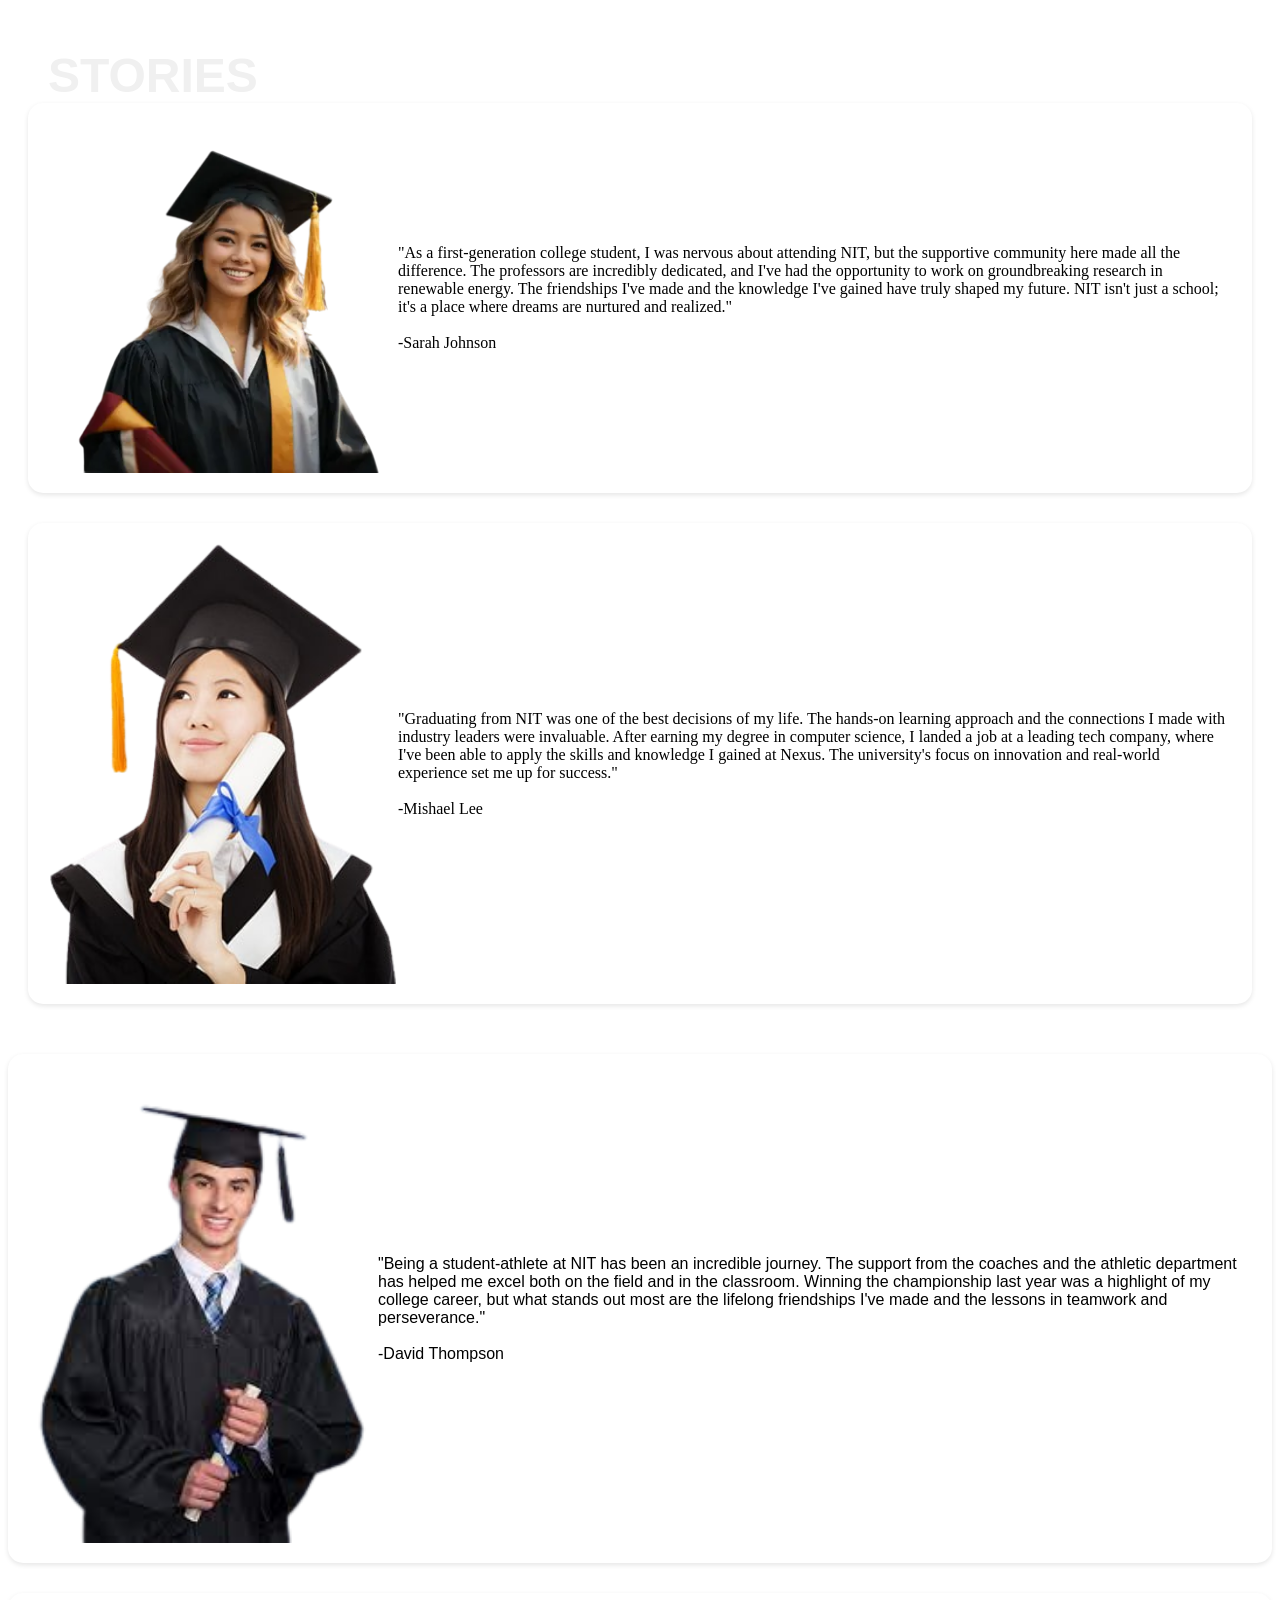
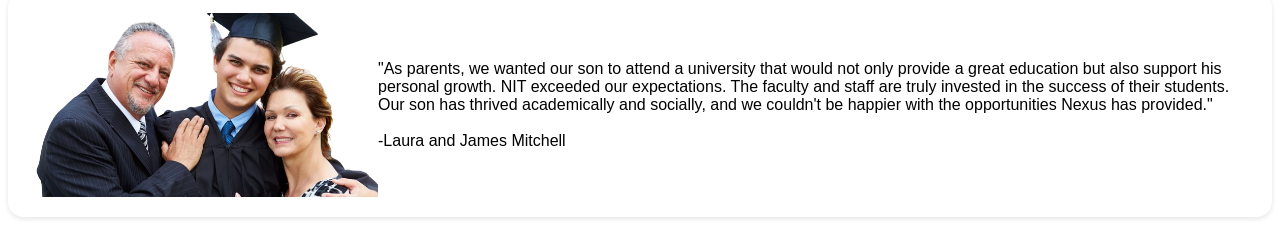
<file: college website proj s2/stories.html>
<!DOCTYPE html>
<html lang="en">
<head>
    <meta charset="UTF-8">
    <meta name="viewport" content="width=device-width, initial-scale=1.0">
    <title>News</title>
   
    <style>
        /* Styles moved to this internal style block for clarity in this example */
        h1 {
            text-align: left;
            font-family: 'Poppins', sans-serif;
            margin: 20px 20px 0 20px;
            color: #2c3e50;
            font-size: 300%;
        }

        #stories{
            font-family: 'Times New Roman', Times, serif;
            padding: 20px;
        }


        body {
            font-family: Arial, sans-serif; /* Improved readability */
        }
        .navg {
            position: sticky;
            top: 0;
            z-index: 1000;
            transition: top 0.2s ease;
            background-color: #34495e;
            padding: 10px 20px;
            box-shadow: 0 2px 4px rgba(0, 0, 0, 0.1);
            display: flex;
            align-items: center;
            justify-content: start;
        }
        .navg h1 {
            color: white;
            margin-left: 20px; /* Space between logo and title */
        }
        .navg img {
            width: 100px; /* Smaller logo */
        }
        #section4{
            background-color: #f0f0f0;
        }
        .item {
            display: flex;
            align-items: center;
            margin-bottom: 30px;
            background-color: #ffffff;
            padding: 20px;
            border-radius: 15px;
            box-shadow: 0 2px 5px rgba(0, 0, 0, 0.1);
        }
        .item img {
            width: 100%; /* Responsive image size */
            max-width: 350px; /* Maximum size */
            height: auto;
        }
    </style>
</head>
<body>
    <section id="story">
    <div id="stories">
        <h1 style="color: #f0f0f0;">STORIES</h1>
        <div class="item">
            <img src="storyimg/sara.png">
              "As a first-generation college student, I was nervous about attending NIT, but the supportive community here made all the difference. The professors are incredibly dedicated, and I've had the opportunity to work on groundbreaking research in renewable energy. The friendships I've made and the knowledge I've gained have truly shaped my future. NIT isn't just a school; it's a place where dreams are nurtured and realized."<br><br>
            -Sarah Johnson
        </div>
        <div class="item">
            <img src="storyimg/image-removebg-preview.png">
            "Graduating from NIT was one of the best decisions of my life. The hands-on learning approach and the connections I made with industry leaders were invaluable. After earning my degree in computer science, I landed a job at a leading tech company, where I've been able to apply the skills and knowledge I gained at Nexus. The university's focus on innovation and real-world experience set me up for success."
             <br><br> -Mishael Lee
            </div>
        </div>
        <div class="item">
            <img src="storyimg/jordan-removebg-preview.png">
            "Being a student-athlete at NIT has been an incredible journey. The support from the coaches and the athletic department has helped me excel both on the field and in the classroom. Winning the championship last year was a highlight of my college career, but what stands out most are the lifelong friendships I've made and the lessons in teamwork and perseverance."
            <br><br>-David Thompson
        </div>
        <div class="item">
            <img src="storyimg/parents-removebg-preview.png">
            "As parents, we wanted our son to attend a university that would not only provide a great education but also support his personal growth. NIT exceeded our expectations. The faculty and staff are truly invested in the success of their students. Our son has thrived academically and socially, and we couldn't be happier with the opportunities Nexus has provided."
            <br><br>-Laura and James Mitchell
        </div>
    </div>
</section>
</body>
</html>
</file>
<file: games/2048/style.css>
body {
    background-color: #fff8f0;
    font-family: 'Comic Sans MS', 'Arial Rounded MT Bold', sans-serif;
    margin: 0;
    padding: 0;
    color: #3a3a3a;
}

.grid {
    display: grid;
    grid-template-columns: repeat(4, 1fr);
    gap: 10px;
    height: fit-content;
    width: fit-content;
    background: linear-gradient(145deg, #ff9a9e, #fad0c4);
    margin: auto;
    padding: 10px;
    border-radius: 20px;
    box-shadow: 0 8px 16px rgba(0,0,0,0.25);
}

.grid div {
    width: 90px;
    height: 90px;
    background-color: #ffeaa7;
    text-align: center;
    line-height: 90px;
    font-weight: bold;
    font-size: 40px;
    border-radius: 10px;
    border: 3px dashed #6c5ce7;
    box-shadow: 0 4px 6px rgba(0,0,0,0.2);
    transition: background 0.2s ease;
}

.grid div:hover {
    background-color: #fdcb6e;
    color: #2d3436;
}

.scoreContainer {
    margin-top: 30px;
    font-weight: bold;
    text-align: center;
    font-size: 28px;
    color: #d63031;
    text-shadow: 1px 1px #fab1a0;
}

.header {
    font-size: 64px;
    margin-top: 40px;
    text-align: center;
    font-weight: bold;
    color: #00b894;
    text-shadow: 2px 2px #81ecec;
}

.instructions,
#result {
    text-align: center;
    margin: 10px auto;
    font-size: 18px;
    color: #6c5ce7;
}
</file>
<file: college website proj s2/apply.css>
body{
    background-image: linear-gradient(#34495e,rgb(44, 44, 44));
    background-position: center;
    background-size: cover;
    position: relative;
    overflow-x: hidden;

  }
  .navg a {
    color: white;
    text-decoration: none;
    margin: 20px 10px;
    padding: 10px;
    font-family: Verdana, Geneva, Tahoma, sans-serif;
  }
  .navg img {
    margin-right: auto; /* Push the logo to the far left */
  }
  nav.navg a:hover {
    text-decoration: underline;
  }
  body::-webkit-scrollbar {
      width: 70 !important;
      height: 5px !important;
  }
  body::-webkit-scrollbar-track {
      background: #3838387c !important;
  }
  body::-webkit-scrollbar-thumb {
      background-color: #0ba0e0a4 !important;
      border: 1px solid #000000 !important;
      border-radius: 1px !important;
  }

  
.header{
    min-height: 100vh;
    width: 100%;
    
}
nav{
    display: flex;
    padding: 2% 6%;
    justify-content: space-between;
    align-items: center;
}
nav img{
    width: 150px;
}
.nav-links{
    flex: 1;
    text-align: right;
    
}
.nav-links ul li{
    list-style: none;
    display: inline-block;
    padding: 8px 12px;
    position: relative;
    
}
.nav-links a{
    color: #fff;
    text-decoration: none;
    font-size: 16px;
    
}
.nav-links ul li::after{
    content: '';
    width: 0%;
    height: 2px;
    background: #ff0000;
    display: block;
    margin: auto;
    transition: 0.5s;
    
}
.nav-links ul li:hover::after{
    width: 100%;
}
.icon{
  display:none;
}
.text-box{
  width: 90%;
  color: #fff;
  position:absolute;
  top: 30%;
  left: 50%;
  transform: translate(-50%,50%);
  text-align: center;
}
.text-box h1{
  font-size: 62px;
  font-weight: bold;
  font-family: Impact, Haettenschweiler, 'Arial Narrow Bold', sans-serif;

}
.text-box p{
  margin: 10px 0 40px;
  font-size: 14px;
  color: #fff;
  
}
:root{
--white: #fff;
--text-clr: #000000;
--primary: #209352;
--secondary: #1d1d5a;
--input-bg:white;
--btn-hvr: #1a0065;
--tra: rgba(255, 255, 255, 0.959);
--bordcolor:rgba(0, 26, 255, 0.082);
}

*{
margin: 0;
padding: 0;
box-sizing: border-box;
outline: none;
font-family: myFirstFont;
}

body{
font-size: 14px;
color: var(--text-clr);
}

.wrapper{
width: 100%;
padding: 0 10px;
margin-top: 20px;
display: flex;
justify-content: center;
}

.r_form_wrap{
width: 500px;
max-width: 100%;

}

.r_form_wrap .title{
padding: 25px;
border-radius: 3px;
margin-bottom: 20px;
border-radius: 20px;


}

.r_form_wrap .title p{
font-size: 30px;
text-align: center;
font-family: bold;
color: rgb(255, 255, 255);
font-family:Verdana, Geneva, Tahoma, sans-serif;

}

.r_form{
padding: 40px;
border-radius: 17px;
background:#b9dcd2;
}

.r_form .input_wrap{
width: 100%;
margin-bottom: 25px;
padding: auto;

}

.r_form .input_wrap .input_item{
position: relative;
width: 100%;
border-radius: 50px;
}

.r_form .input_wrap .input_item .input{
width: 100%;
border-radius: 3px;
height: 40px;
border: 2px solid var(--input-bg);
background: var(--input-bg);
padding: 10px 20px;
padding-left: 50px;
transition: 0.5s ease;
color: var(--secondary);
border-color: var(--bordcolor);
font-family: Verdana, Geneva, Tahoma, sans-serif;
}

.r_form .input_wrap .input_item .input:focus{
border-color: var(--primary);
}

.r_form .input_wrap .input_item .icon{
position: absolute;
top: 12px;
left: 20px;
color: var(--secondary);
font-size: 16px;
}
#icon{
position: absolute;
top: 12px;
left: 20px;
color: var(--secondary);
font-size: 16px;
}

.r_form .input_wrap .input_radio{
display: flex;
}

.r_form .input_wrap .input_radio .input_radio_item{
background: var(--input-bg);
margin-right: 25px;
padding: 20px;
border-radius: 3px;
position: relative;
width: 100px;
}

.r_form .input_wrap .input_radio .input_radio_item .radio_mark{
position: absolute;
top: 0;
left: 0;
width: 100%;
height: 100%;
display: flex;
align-items: center;
justify-content: center;
color: var(--secondary);
border: 2px solid transparent;
border-radius: 3px;
margin: 0;
cursor: pointer;
transition: 0.5s ease;
font-family: Verdana, Geneva, Tahoma, sans-serif;
}

.r_form .input_wrap .input_radio .input_radio_item .radio{
position: absolute;
top: 0;
left: 0;
opacity: 0;

}

.r_form .input_wrap .input_radio .input_radio_item .radio:checked ~ .radio_mark{
color: var(--primary);
border-color: var(--primary);
}

.button{
width: 100%;
border: 0;
background:#34495e;
padding: 10px;
border-radius: 50px;
height: 40px;
color: var(--white);
cursor: pointer;
transition: 0.5s ease;
font-family: 'Gill Sans', 'Gill Sans MT', Calibri, 'Trebuchet MS', sans-serif;
font-size: 20px;
}

.button:hover{
background: rgb(66, 173, 66);
}

.none_div{
  height: 100px;
}
/* Course */
#course{
  border-color: var(--bordcolor);
}

  #course:focus{
  border-color: var(--primary);
  }

.r_form .input_wrap .input_item{
  position: relative;
  width: 100%;
  }
  
  .r_form .input_wrap .input_item .input{
  width: 100%;
  border-radius: 3px;
  height: 40px;
  border: 2px solid var(--input-bg);
  background: var(--input-bg);
  padding: 10px 20px;
  padding-left: 50px;
  transition: 0.5s ease;
  color: var(--secondary);
  border-color: var(--bordcolor);
  }
  


  .clear_ad{
  margin-top: 10px;
  width: 100%;
  border: 0;
  background:#34495e;
  padding: 10px;
  border-radius: 3px;
  height: 40px;
  color: var(--white);
  cursor: pointer;
  transition: 0.5s ease;
  border-radius: 50px;
  font-size: 20px;
  font-family: 'Gill Sans', 'Gill Sans MT', Calibri, 'Trebuchet MS', sans-serif;
  }
  
    .clear_ad:hover{
  background: rgb(227, 81, 81);
  }



/* Media query for responsive */

@media (max-width: 700px) {

  *{
      overflow-x: hidden;
      margin: 0;
      padding: 0;
  
  }

  #logo-img{
      padding: 10px;
  }
  
  .nav-links ul li{
      display: block;
  }
  .nav-links{
      position: absolute;
      background: #f44336;
      height: 100vh;
      width: 200px;
      top: 0%;
      right: -200px;
      text-align: left;
      z-index: 2;
      transition: 1s;
  }
  .icon{
      display: block;
      color: #fff;
      margin: 10px;
      font-size: 25px;
      cursor: pointer;
  }
  .nav-links ul{
      padding: 30px;
  }
    /* Admission form */
  .input_item{
    overflow: hidden;
  }}
</file>
<file: college website proj s2/bot-css.css>
@import url('https://fonts.googleapis.com/css2?family=Poppins:wght@400;500;600&display=swap');
* {
    margin: 0;
    padding: 0; 
    /*makes sure there is no space around the content*/
    box-sizing: border-box;
    font-family:"Poppins", sans-serif;
}
body{
    background: rgb(183, 182, 182);
    /*background gray*/
}
.chatbot-toggler
{                    
    position: fixed;
    right: 40px;
    bottom:35px;
    height:50px;
    width: 50px;
    color: white;
    border: none;
    /*content inside this toggler is centered*/
    display: flex;
    align-items: center ;
    justify-content: center;
    outline: none;
    /*when you put your mouse on the toggler it appears as a pointer*/
    cursor: pointer;
    background: #415a74;
    /*makes button a circle*/
    border-radius:  50%;
}
.chatbot-toggler span
{
    position:absolute;
}
.show-Chatbot .chatbot-toggler span:first-child,
.chatbot-toggler span:last-child{
    opacity: 0;
}
.show-Chatbot .chatbot-toggler span:last-child{
    opacity: 1;
}
/*comment icon is not visible when chatbot is open, close icon is visible when chatbot is open*/
.Chatbot
{
    position: fixed;
    right: 40px;
    bottom: 100px;
    width: 420px;
    transform: scale(0.5);
    opacity: 0;
    /*initially the chatbot is not visible*/
    pointer-events: none;
    background:rgb(240, 238, 238);
    border-radius: 15px;
    overflow: hidden;
    box-shadow: 0 0 128px 0 rgba(0,0,0, 0.1);
}
.show-Chatbot .Chatbot{
    transform: scale(1);
    opacity: 1;
    pointer-events: auto;
    /*becomes visible and items are clickable*/
}
.Chatbot header
{
    background: #415a74;
    text-align: center;
    padding: 16px 0px;
    position: relative;
}
.Chatbot header h2
{
    color: rgb(218, 218, 218); 
    font-size: 1.4rem;
}
.Chatbot header span
{
    position: absolute;
    right: 20px;
    top: 50%;
    color: white;
    cursor: pointer;
    display: none;
    transform: translateY(-50%);
}
.Chatbot .chatbox
{
      height:450px;
      overflow-y: auto;
      padding: 15px 20px 70px;
} 
.chatbox .chat
{
    display: flex; /*chat messages are displayed using flexbox*/
}
.chatbox .chat p
{
    color: white;
    font-size: 0.95rem;
    padding: 12px 16px;
    border-radius:10px;
    background:  rgb(58, 57, 57); 
}
/*styling for messages in general*/
.chatbox .incoming p
{
    color: rgb(58, 57, 57); 
    background: white;
    border-radius:10px 10px 10px 0;
}
.chatbox .outgoing
{
    margin: 20px 0;
    justify-content: flex-end;
}
/*incoming and outgoing messages have been styled differently*/
.chatbox .incoming span
{
    height:32px;
    width: 32px;
    color: white;
    align-self:flex-end;
    background: rgb(58, 57, 57); 
    text-align: center;
    line-height: 32px;
    border-radius: 4px;
    margin: 0 10px 7px 0;
}
/*the send button is styled*/
.Chatbot .chat-input
{
    position: absolute;
    bottom: 0;
    width: 100%;
    display: flex;
    gap:5px;
    background:white;
    padding:5px 20px;
    border-top: 1px solid rgb(230, 227, 227);
}
.chat-input textarea
{
    height: 55px;
    width: 100%;
    border: none;
    outline: none;
    font-size: 0.95rem;
    resize: none;
    padding: 16px 15px 16px 0;  
}
.chat-input span
{
    align-self: flex-end;
    color: rgb(58, 57, 57); 
    line-height: 55px;
    font-size: 1.35rem;
    cursor: pointer;
    visibility: hidden; 
}
/*hidden when there is no text to send*/
.chat-input textarea:valid ~ span
{
    visibility: visible;
}
/*made visible when there is text in textarea*/
@media (max-width:490px) 
{
    .Chatbot
    {
        right: 0;
        bottom: 0;
        width: 100%;
        height: 100%;
        border-radius: 0;
    }
    .chatbot .chatbox
    {
        height: 90%;     
    }
}
/*making chatbot responsive*/
.Chatbot header span 
{
    position: absolute;
    right: 15px;
    top: 50%;
    display: none;
    cursor: pointer;
    transform: translateY(-50%);
}
/*the close button in the header*/
</file>
<file: college website proj s2/footer.css>
body {
    margin: 0;
    font-family: Arial, sans-serif;
}

footer {
    background-color: #333;
    color: #fff;
    padding: 20px;
}

nav.navg a:hover {
    color: white;
  }

.footer-content {
    display: flex;
    justify-content: space-between;
    flex-wrap: wrap;
}

.footer-left {
    max-width: 300px;
}

.footer-left .logo {
    max-width: 100%;
    height: auto;
}

footer address {
    font-style: normal;
}

.footer-center, .footer-right {
    display: flex;
    flex-direction: column;
}

.footer-center ul, .footer-right ul {
    list-style: none;
    padding: 0;
}

.footer-center li, .footer-right li {
    margin-bottom: 10px;
}

.footer-center a, .footer-right a {
    color: #fff;
    text-decoration: none;
}

.footer-center a:hover, .footer-right a:hover {
    text-decoration: underline;
}

.social-media-icons {
    display: flex;
    margin-top: 10px;
}

.social-media-icons a {
    margin-right: 10px;
}

.social-media-icons img {
    width: 24px;
    height: 24px;
}

.footer-bottom {
    text-align: center;
    margin-top: 20px;
}
</file>
